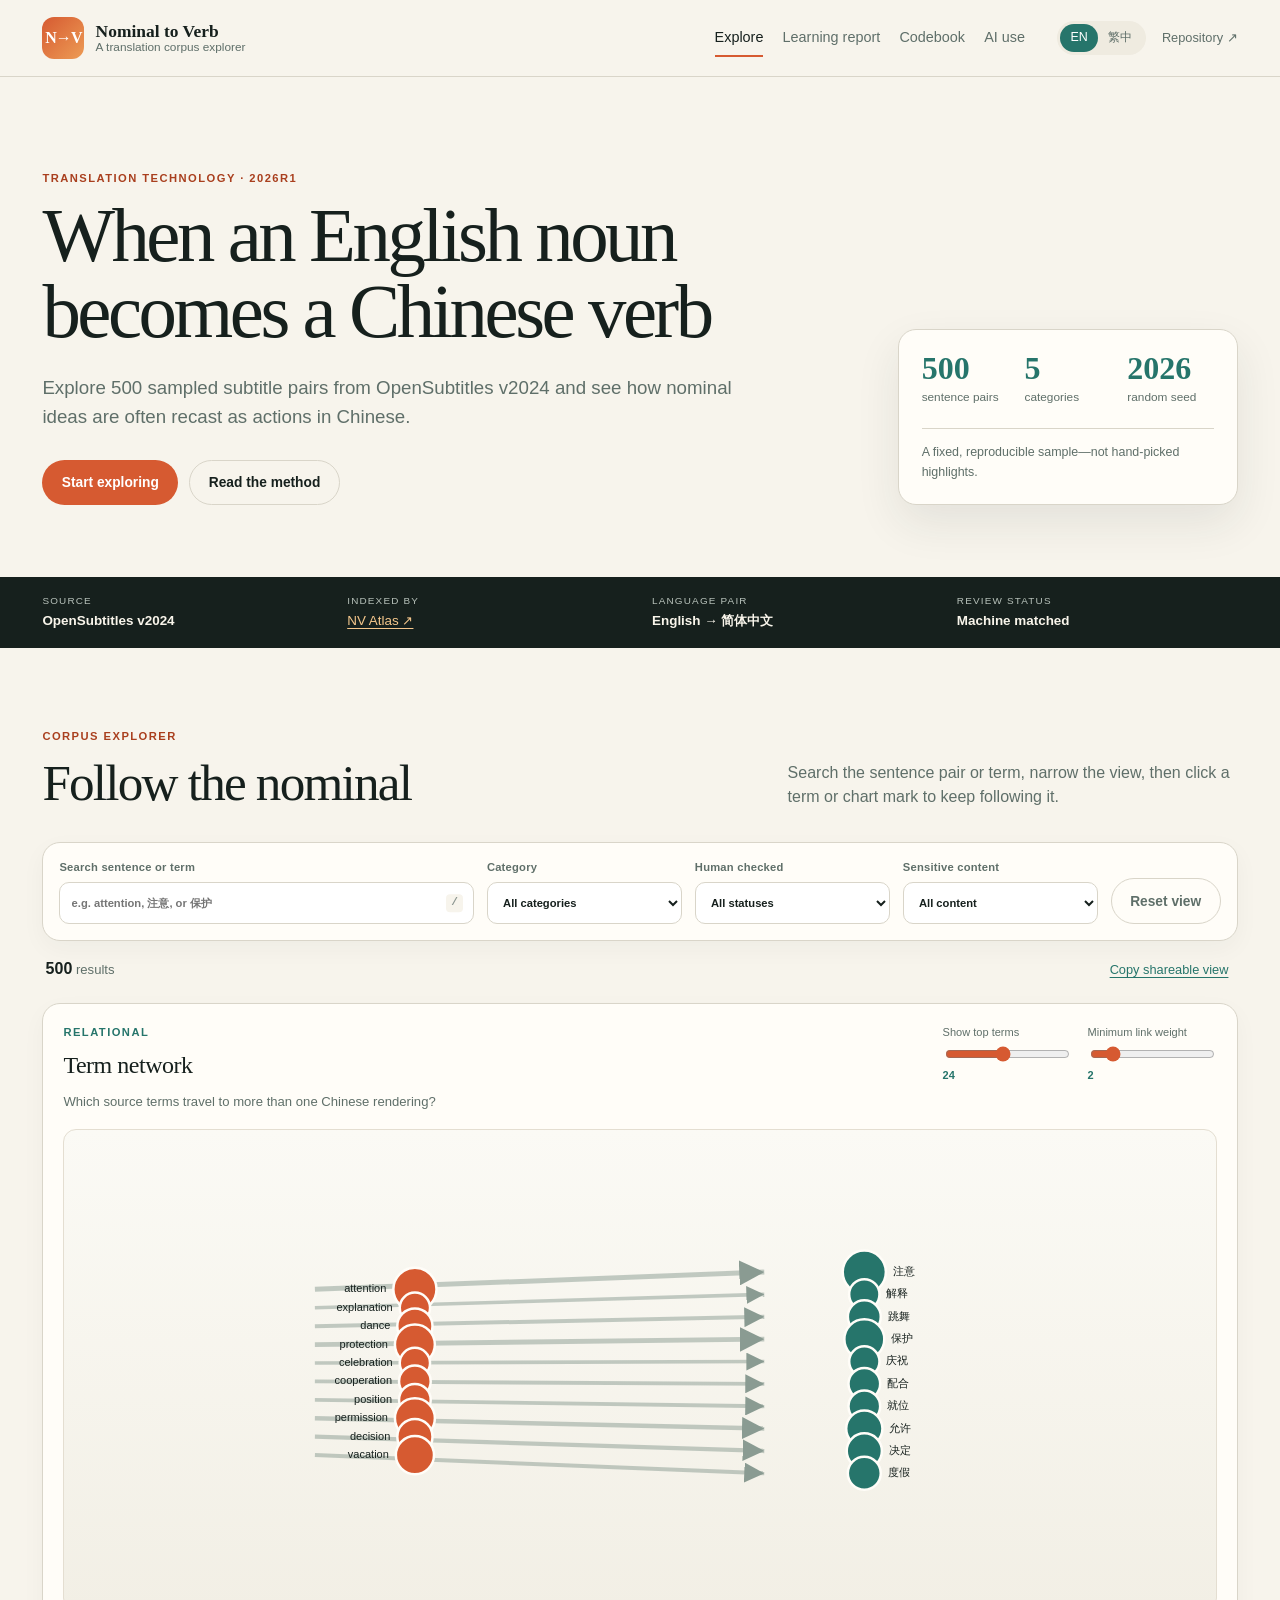
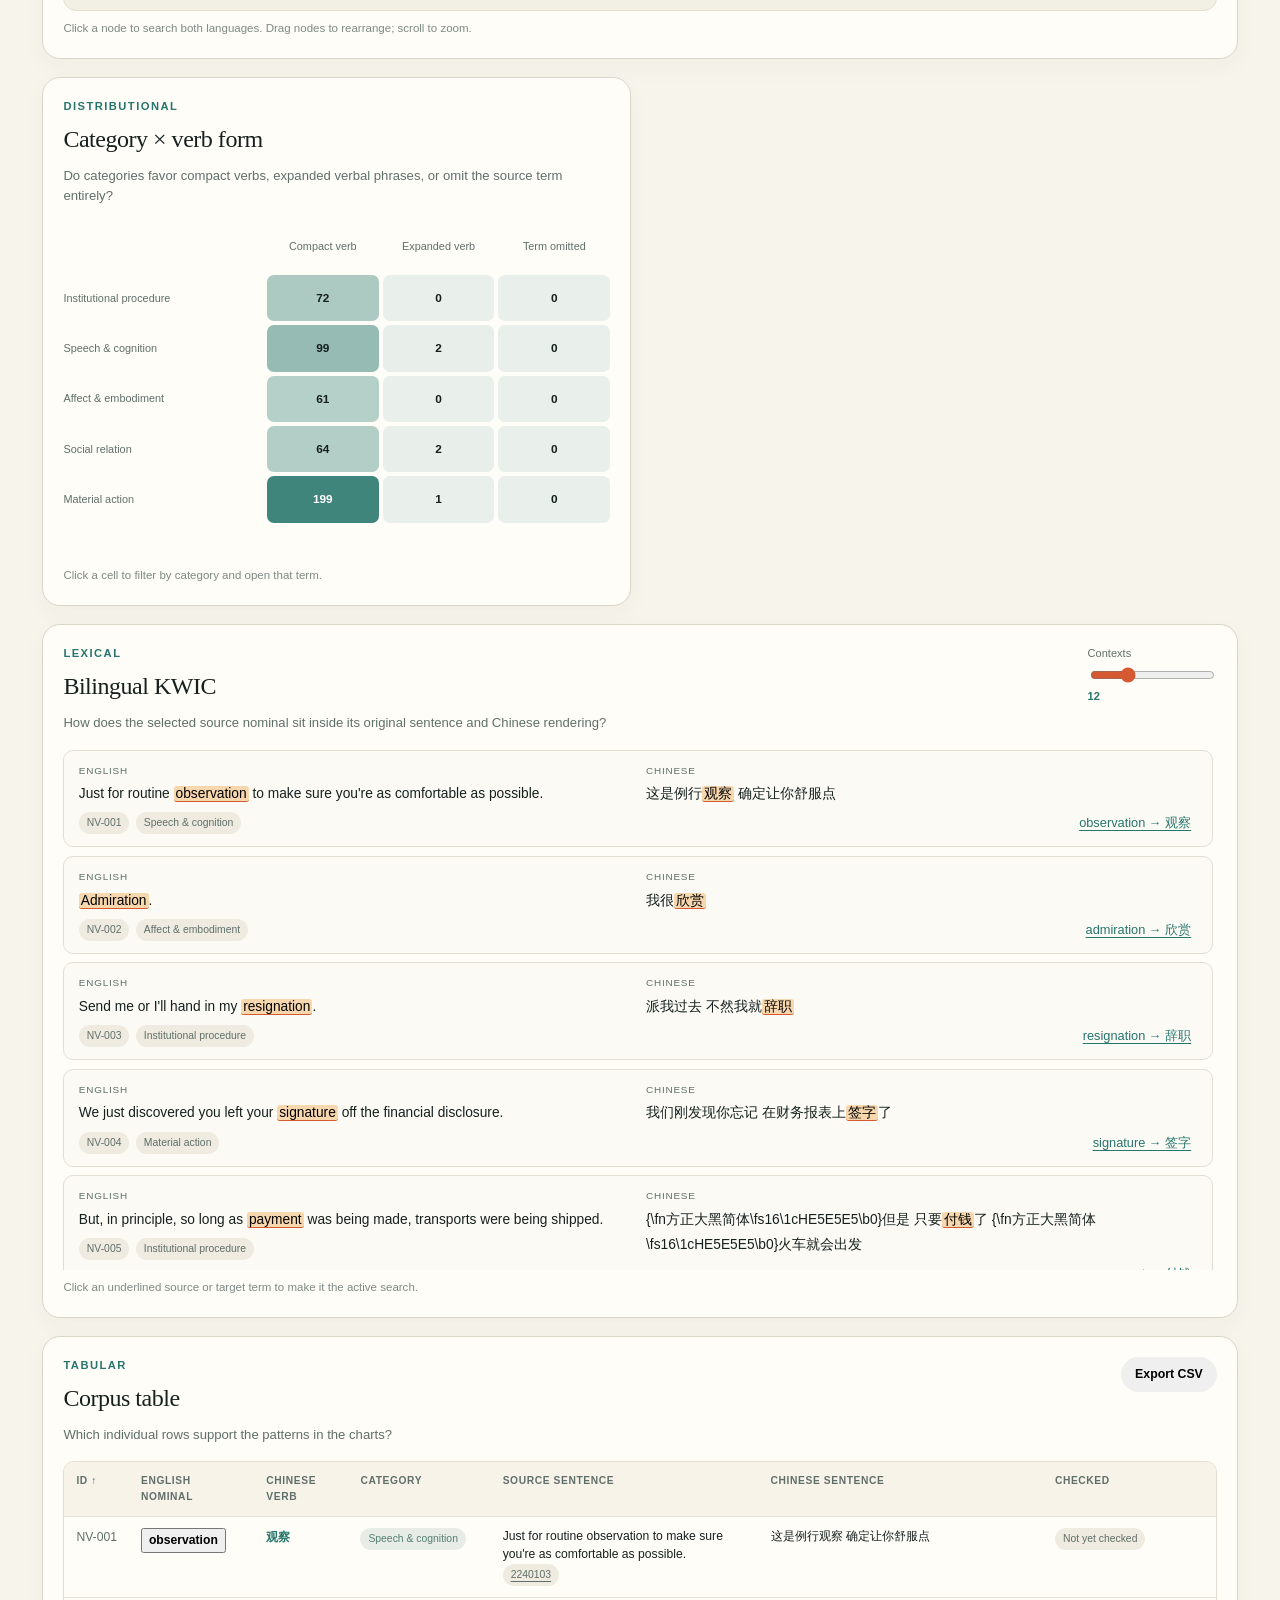
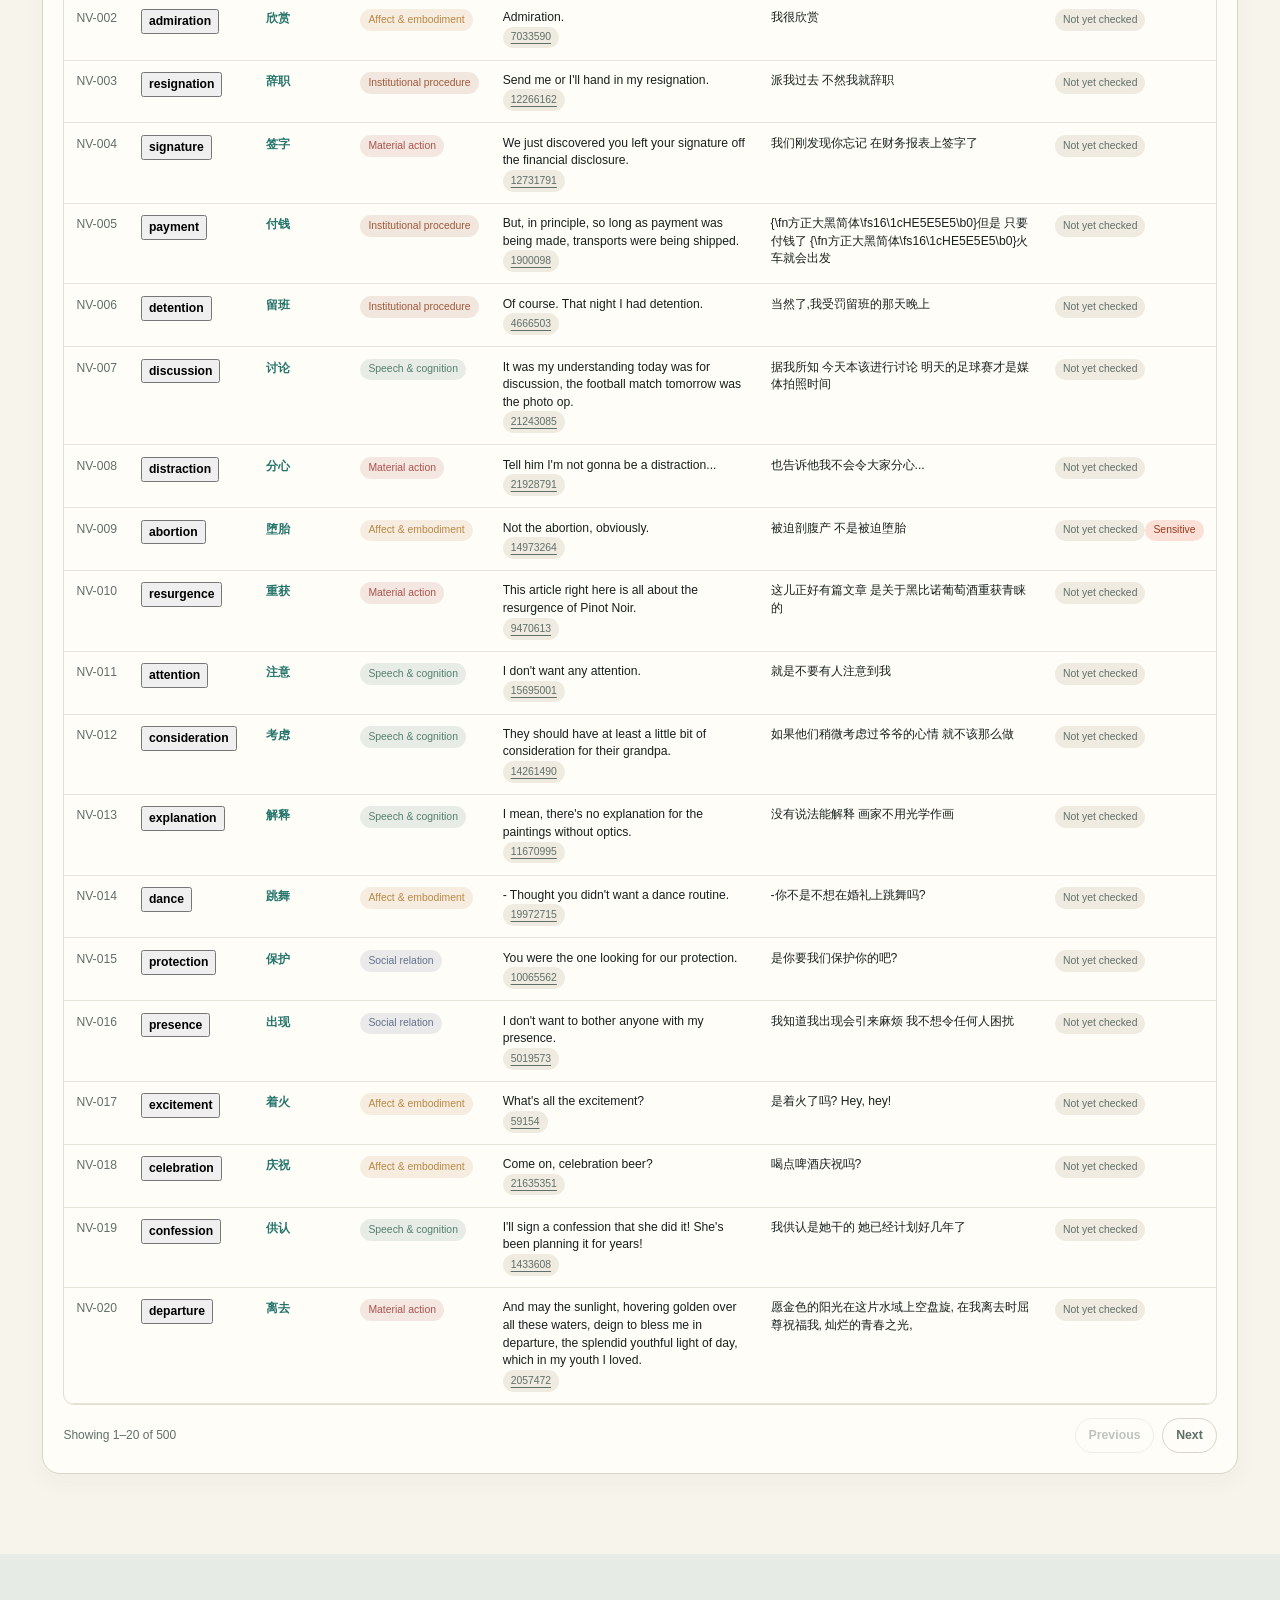
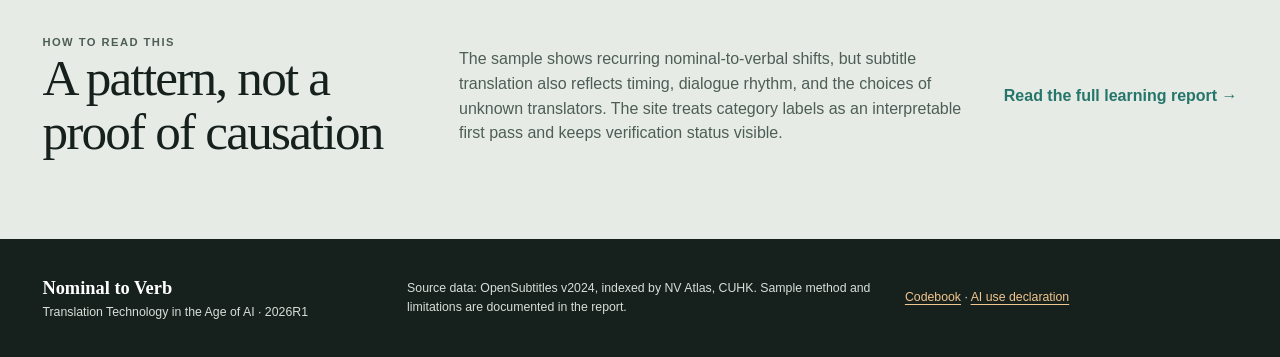
<file: index.html>
<!doctype html>
<html lang="en" data-lang="en">
<head>
  <meta charset="utf-8">
  <meta name="viewport" content="width=device-width, initial-scale=1">
  <meta name="description" content="A bilingual corpus explorer of English nominalizations rendered as Chinese verbs.">
  <title>Nominal to Verb | Translation Corpus Explorer</title>
  <link rel="stylesheet" href="css/styles.css">
</head>
<body>
  <a class="skip-link" href="#main">Skip to content</a>
  <header class="site-header">
    <div class="header-inner">
      <a class="brand" href="index.html" aria-label="Nominal to Verb home">
        <span class="brand-mark" aria-hidden="true">N→V</span>
        <span class="brand-copy">
          <strong data-i18n="brand">Nominal to Verb</strong>
          <span data-i18n="tagline">A translation corpus explorer</span>
        </span>
      </a>
      <nav class="main-nav" aria-label="Primary navigation">
        <a href="index.html" class="active" data-i18n="nav_explore">Explore</a>
        <a href="report.html" data-i18n="nav_report">Learning report</a>
        <a href="codebook.html" data-i18n="nav_codebook">Codebook</a>
        <a href="ai-use.html" data-i18n="nav_ai">AI use</a>
      </nav>
      <div class="header-actions">
        <div class="lang-switch" role="group" aria-label="Language">
          <button type="button" data-lang-switch="en" class="active">EN</button>
          <button type="button" data-lang-switch="zh">繁中</button>
        </div>
        <a class="repo-link" href="https://github.com/ZhaoTungLai/week-9" target="_blank" rel="noopener" data-i18n="repo">Repository ↗</a>
      </div>
    </div>
  </header>

  <main id="main">
    <section class="hero">
      <div class="hero-copy">
        <p class="eyebrow" data-i18n="eyebrow">Translation Technology · 2026R1</p>
        <h1 data-i18n="title">When an English noun becomes a Chinese verb</h1>
        <p class="hero-lead" data-i18n="lead">Explore 500 sampled subtitle pairs from OpenSubtitles v2024 and see how nominal ideas are often recast as actions in Chinese.</p>
        <div class="hero-actions">
          <a href="#explorer" class="button primary" data-i18n="start_exploring">Start exploring</a>
          <a href="report.html" class="button secondary" data-i18n="read_method">Read the method</a>
        </div>
      </div>
      <div class="hero-stat-card" aria-label="Corpus summary">
        <div class="stat"><strong id="hero-count">500</strong><span data-i18n="stat_entries">sentence pairs</span></div>
        <div class="stat"><strong id="hero-category-count">5</strong><span data-i18n="stat_categories">categories</span></div>
        <div class="stat"><strong id="hero-seed">2026</strong><span data-i18n="stat_seed">random seed</span></div>
        <p class="stat-note" data-i18n="stat_note">A fixed, reproducible sample—not hand-picked highlights.</p>
      </div>
    </section>

    <section class="context-strip">
      <div><span class="context-label" data-i18n="source_label">Source</span><strong>OpenSubtitles v2024</strong></div>
      <div><span class="context-label" data-i18n="index_label">Indexed by</span><a href="https://nvatlas.tra.cuhk.edu.hk/" target="_blank" rel="noopener">NV Atlas ↗</a></div>
      <div><span class="context-label" data-i18n="languages_label">Language pair</span><strong>English → 简体中文</strong></div>
      <div><span class="context-label" data-i18n="review_label">Review status</span><strong data-i18n="machine_matched">Machine matched</strong></div>
    </section>

    <section id="explorer" class="explorer section">
      <div class="section-heading">
        <div><p class="eyebrow" data-i18n="explore_eyebrow">Corpus explorer</p><h2 data-i18n="explore_title">Follow the nominal</h2></div>
        <p data-i18n="explore_intro">Search the sentence pair or term, narrow the view, then click a term or chart mark to keep following it.</p>
      </div>

      <div class="control-panel">
        <label class="search-field" for="search">
          <span data-i18n="search_label">Search sentence or term</span>
          <span class="search-wrap"><input id="search" type="search" autocomplete="off" placeholder="e.g. attention, 注意, or 保护"><kbd>/</kbd></span>
        </label>
        <label class="select-field" for="category-filter"><span data-i18n="category_label">Category</span><select id="category-filter"><option value="" data-i18n="all_categories">All categories</option></select></label>
        <label class="select-field" for="checked-filter"><span data-i18n="checked_label">Human checked</span><select id="checked-filter"><option value="" data-i18n="all_status">All statuses</option><option value="yes" data-i18n="checked_yes">Checked</option><option value="no" data-i18n="checked_no">Not yet checked</option></select></label>
        <label class="select-field" for="sensitive-filter"><span data-i18n="sensitive_label">Sensitive content</span><select id="sensitive-filter"><option value="" data-i18n="all_content">All content</option><option value="no" data-i18n="show_safe">Hide sensitive</option><option value="yes" data-i18n="show_sensitive">Sensitive only</option></select></label>
        <button type="button" id="clear-filters" class="button ghost" data-i18n="reset">Reset view</button>
      </div>

      <div class="filter-summary" aria-live="polite">
        <span><strong id="result-count">500</strong> <span data-i18n="results">results</span></span>
        <span id="active-filter-text" class="active-filter-text"></span>
        <button type="button" id="copy-view" class="link-button" data-i18n="copy_view">Copy shareable view</button>
      </div>

      <div class="viz-grid">
        <article class="viz-card viz-card-wide">
          <div class="viz-head">
            <div><p class="viz-kicker" data-i18n="viz_relational">Relational</p><h3 data-i18n="network_title">Term network</h3></div>
            <div class="viz-controls">
              <label><span data-i18n="top_terms">Show top terms</span><input id="network-limit" type="range" min="10" max="40" value="24" step="2"><output id="network-limit-value">24</output></label>
              <label><span data-i18n="min_weight">Minimum link weight</span><input id="network-weight" type="range" min="1" max="8" value="2" step="1"><output id="network-weight-value">2</output></label>
            </div>
          </div>
          <p class="caption" data-i18n="network_caption">Which source terms travel to more than one Chinese rendering?</p>
          <div id="network-chart" class="chart network-chart" role="img" aria-label="Interactive network graph of English source terms and Chinese target terms"></div>
          <p class="chart-hint" data-i18n="network_hint">Click a node to search both languages. Drag nodes to rearrange; scroll to zoom.</p>
        </article>

        <article class="viz-card">
          <div class="viz-head"><div><p class="viz-kicker" data-i18n="viz_distributional">Distributional</p><h3 data-i18n="heatmap_title">Category × strategy</h3></div></div>
          <p class="caption" data-i18n="heatmap_caption">Where do literal, alternative, and omitted renderings concentrate across the five categories?</p>
          <div id="heatmap-chart" class="chart heatmap-chart" role="img" aria-label="Interactive heat map of category by translation strategy"></div>
          <p class="chart-hint" data-i18n="heatmap_hint">Click a cell to filter by category and open that term.</p>
        </article>

        <article class="viz-card viz-card-wide">
          <div class="viz-head">
            <div><p class="viz-kicker" data-i18n="viz_lexical">Lexical</p><h3 data-i18n="kwic_title">Bilingual KWIC</h3></div>
            <div class="viz-controls"><label><span data-i18n="context_limit">Contexts</span><input id="kwic-limit" type="range" min="5" max="30" value="12" step="1"><output id="kwic-limit-value">12</output></label></div>
          </div>
          <p class="caption" data-i18n="kwic_caption">How does the selected source nominal sit inside its original sentence and Chinese rendering?</p>
          <div id="kwic-chart" class="chart kwic-chart" role="img" aria-label="Key word in context viewer"></div>
          <p class="chart-hint" data-i18n="kwic_hint">Click an underlined source or target term to make it the active search.</p>
        </article>

        <article class="viz-card viz-card-wide">
          <div class="viz-head">
            <div><p class="viz-kicker" data-i18n="viz_tabular">Tabular</p><h3 data-i18n="table_title">Corpus table</h3></div>
            <div class="viz-controls"><button type="button" id="export-csv" class="button small" data-i18n="export_csv">Export CSV</button></div>
          </div>
          <p class="caption" data-i18n="table_caption">Which individual rows support the patterns in the charts?</p>
          <div class="table-wrap">
            <table id="corpus-table">
              <thead><tr>
                <th><button type="button" data-sort="id" data-i18n="col_id">ID</button></th>
                <th><button type="button" data-sort="key_term" data-i18n="col_term">English nominal</button></th>
                <th><button type="button" data-sort="target_term" data-i18n="col_target">Chinese verb</button></th>
                <th><button type="button" data-sort="category" data-i18n="col_category">Category</button></th>
                <th><button type="button" data-sort="source_text" data-i18n="col_source">Source sentence</button></th>
                <th><button type="button" data-sort="target_text" data-i18n="col_translation">Chinese sentence</button></th>
                <th><button type="button" data-sort="human_checked" data-i18n="col_checked">Checked</button></th>
              </tr></thead>
              <tbody id="table-body"></tbody>
            </table>
          </div>
          <div class="table-footer"><span id="table-range"></span><div class="pager"><button type="button" id="prev-page" class="button small ghost" data-i18n="previous">Previous</button><button type="button" id="next-page" class="button small ghost" data-i18n="next">Next</button></div></div>
        </article>
      </div>
    </section>

    <section class="section reading-note">
      <div>
        <p class="eyebrow" data-i18n="reading_eyebrow">How to read this</p>
        <h2 data-i18n="reading_title">A pattern, not a proof of causation</h2>
      </div>
      <p data-i18n="reading_body">The sample shows recurring nominal-to-verbal shifts, but subtitle translation also reflects timing, dialogue rhythm, and the choices of unknown translators. The site treats category labels as an interpretable first pass and keeps verification status visible.</p>
      <a href="report.html" class="text-link" data-i18n="read_full_report">Read the full learning report →</a>
    </section>
  </main>

  <footer class="site-footer">
    <div><strong>Nominal to Verb</strong><span data-i18n="footer_course">Translation Technology in the Age of AI · 2026R1</span></div>
    <p data-i18n="footer_credit">Source data: OpenSubtitles v2024, indexed by NV Atlas, CUHK. Sample method and limitations are documented in the report.</p>
    <p><a href="codebook.html" data-i18n="footer_codebook">Codebook</a> · <a href="ai-use.html" data-i18n="footer_ai">AI use declaration</a></p>
  </footer>
  <div id="toast" class="toast" role="status" aria-live="polite"></div>
  <script src="js/i18n.js"></script>
  <script src="js/app.js"></script>
</body>
</html>
</file>
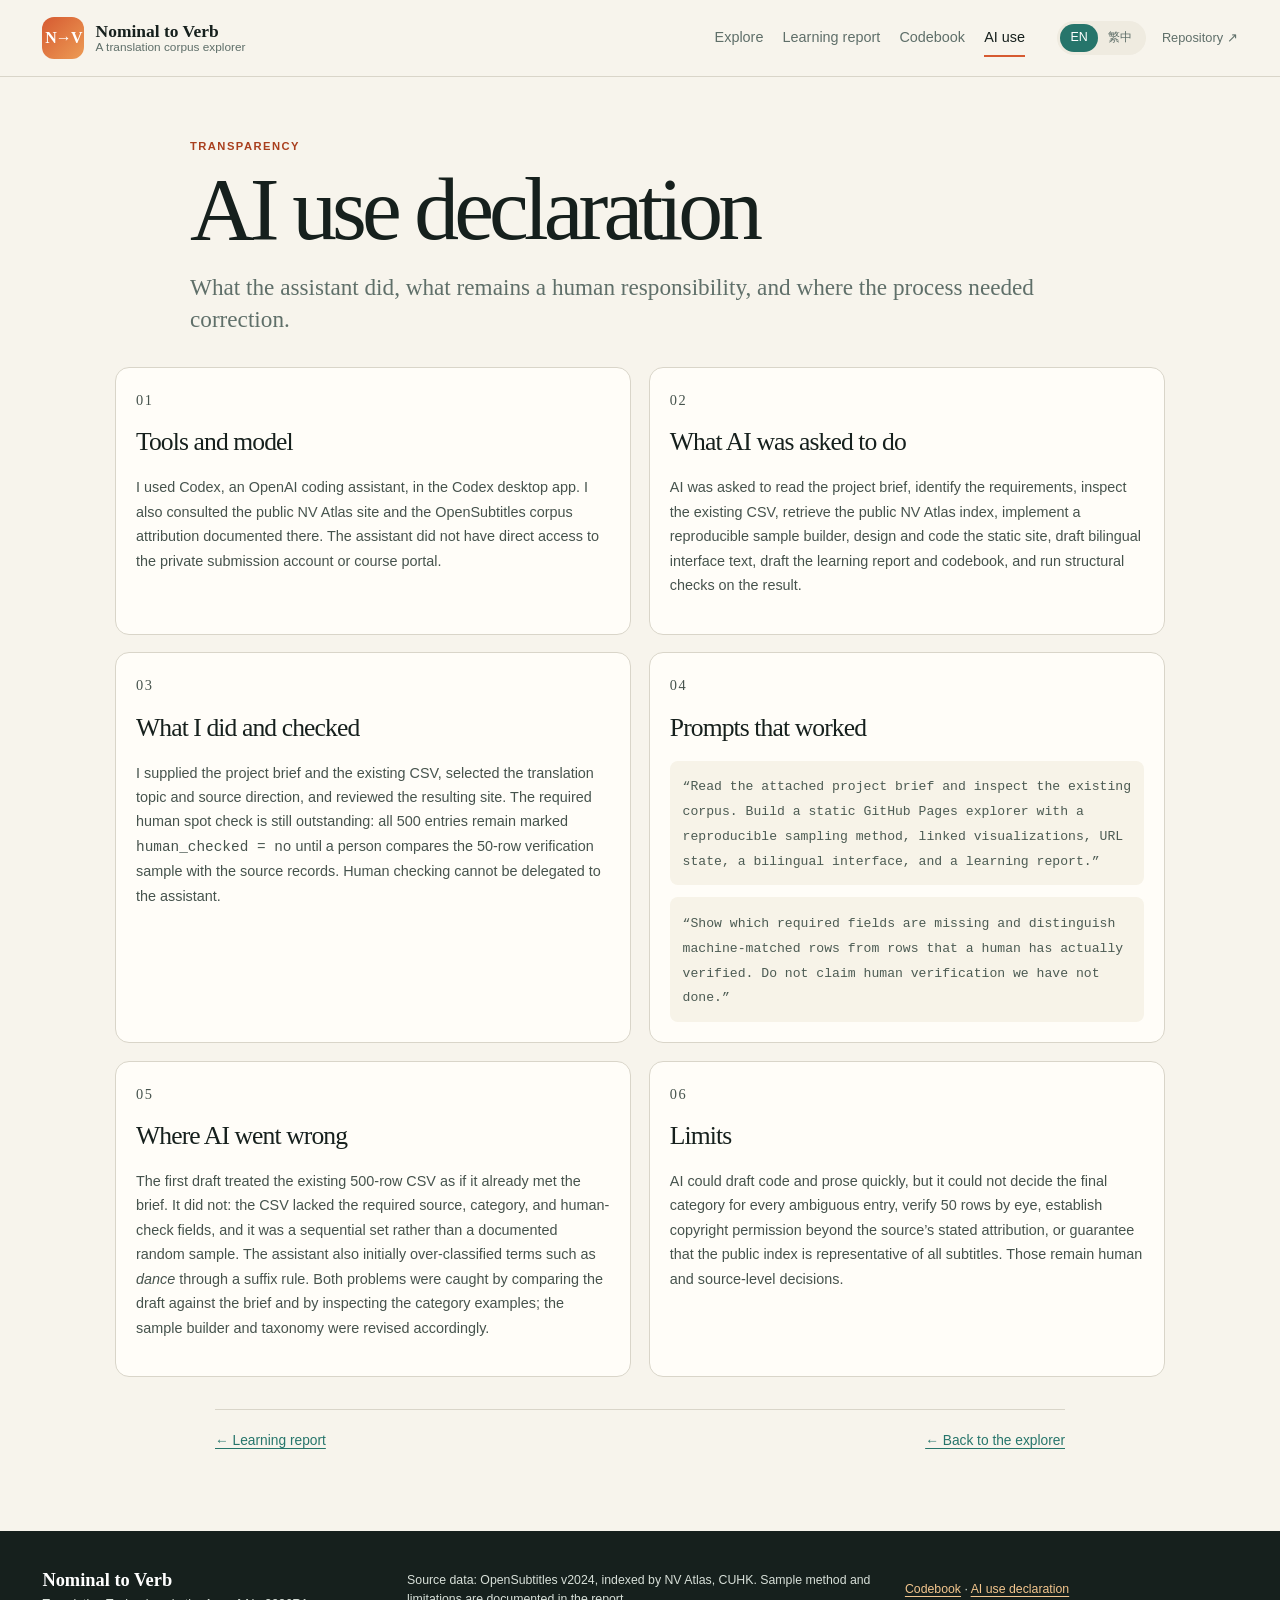
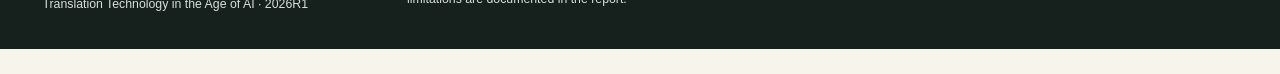
<file: ai-use.html>
<!doctype html>
<html lang="en" data-lang="en">
<head>
  <meta charset="utf-8">
  <meta name="viewport" content="width=device-width, initial-scale=1">
  <title>AI Use Declaration | Nominal to Verb</title>
  <link rel="stylesheet" href="css/styles.css">
  <link rel="stylesheet" href="css/pages.css">
</head>
<body>
  <a class="skip-link" href="#main">Skip to content</a>
  <header class="site-header">
    <div class="header-inner">
      <a class="brand" href="index.html"><span class="brand-mark">N→V</span><span class="brand-copy"><strong data-i18n="brand">Nominal to Verb</strong><span data-i18n="tagline">A translation corpus explorer</span></span></a>
      <nav class="main-nav" aria-label="Primary navigation"><a href="index.html" data-i18n="nav_explore">Explore</a><a href="report.html" data-i18n="nav_report">Learning report</a><a href="codebook.html" data-i18n="nav_codebook">Codebook</a><a href="ai-use.html" class="active" data-i18n="nav_ai">AI use</a></nav>
      <div class="header-actions"><div class="lang-switch" role="group" aria-label="Language"><button type="button" data-lang-switch="en" class="active">EN</button><button type="button" data-lang-switch="zh">繁中</button></div><a class="repo-link" href="https://github.com/ZhaoTungLai/week-9" target="_blank" rel="noopener" data-i18n="repo">Repository ↗</a></div>
    </div>
  </header>
  <main id="main" class="page-shell">
    <header class="page-intro compact-intro"><p class="eyebrow" data-i18n="ai_eyebrow">Transparency</p><h1 data-i18n="ai_title">AI use declaration</h1><p class="lede" data-i18n="ai_lede">What the assistant did, what remains a human responsibility, and where the process needed correction.</p></header>
    <article class="longform declaration-grid">
      <section><p class="section-number">01</p><h2 data-i18n="ai_tools_title">Tools and model</h2><p data-i18n="ai_tools_p">I used Codex, an OpenAI coding assistant, in the Codex desktop app. I also consulted the public NV Atlas site and the OpenSubtitles corpus attribution documented there. The assistant did not have direct access to the private submission account or course portal.</p></section>
      <section><p class="section-number">02</p><h2 data-i18n="ai_tasks_title">What AI was asked to do</h2><p data-i18n="ai_tasks_p">AI was asked to read the project brief, identify the requirements, inspect the existing CSV, retrieve the public NV Atlas index, implement a reproducible sample builder, design and code the static site, draft bilingual interface text, draft the learning report and codebook, and run structural checks on the result.</p></section>
      <section><p class="section-number">03</p><h2 data-i18n="ai_human_title">What I did and checked</h2><p data-i18n="ai_human_p">I supplied the project brief and the existing CSV, selected the translation topic and source direction, and reviewed the resulting site. The required human spot check is still outstanding: all 500 entries remain marked <code>human_checked = no</code> until a person compares the 50-row verification sample with the source records. Human checking cannot be delegated to the assistant.</p></section>
      <section><p class="section-number">04</p><h2 data-i18n="ai_prompt_title">Prompts that worked</h2><div class="prompt-card"><code>“Read the attached project brief and inspect the existing corpus. Build a static GitHub Pages explorer with a reproducible sampling method, linked visualizations, URL state, a bilingual interface, and a learning report.”</code></div><div class="prompt-card"><code>“Show which required fields are missing and distinguish machine-matched rows from rows that a human has actually verified. Do not claim human verification we have not done.”</code></div></section>
      <section><p class="section-number">05</p><h2 data-i18n="ai_wrong_title">Where AI went wrong</h2><p data-i18n="ai_wrong_p">The first draft treated the existing 500-row CSV as if it already met the brief. It did not: the CSV lacked the required source, category, and human-check fields, and it was a sequential set rather than a documented random sample. The assistant also initially over-classified terms such as <em>dance</em> through a suffix rule. Both problems were caught by comparing the draft against the brief and by inspecting the category examples; the sample builder and taxonomy were revised accordingly.</p></section>
      <section><p class="section-number">06</p><h2 data-i18n="ai_limits_title">Limits</h2><p data-i18n="ai_limits_p">AI could draft code and prose quickly, but it could not decide the final category for every ambiguous entry, verify 50 rows by eye, establish copyright permission beyond the source’s stated attribution, or guarantee that the public index is representative of all subtitles. Those remain human and source-level decisions.</p></section>
    </article>
    <nav class="page-next" aria-label="Related pages"><a href="report.html" data-i18n="back_report">← Learning report</a><a href="index.html" data-i18n="back_explore">Explore the corpus →</a></nav>
  </main>
  <footer class="site-footer"><div><strong>Nominal to Verb</strong><span data-i18n="footer_course">Translation Technology in the Age of AI · 2026R1</span></div><p data-i18n="footer_credit">Source data: OpenSubtitles v2024, indexed by NV Atlas, CUHK. Sample method and limitations are documented in the report.</p><p><a href="codebook.html" data-i18n="footer_codebook">Codebook</a> · <a href="ai-use.html" data-i18n="footer_ai">AI use declaration</a></p></footer>
  <script src="js/i18n.js"></script><script src="js/pages.js"></script>
</body>
</html>
</file>
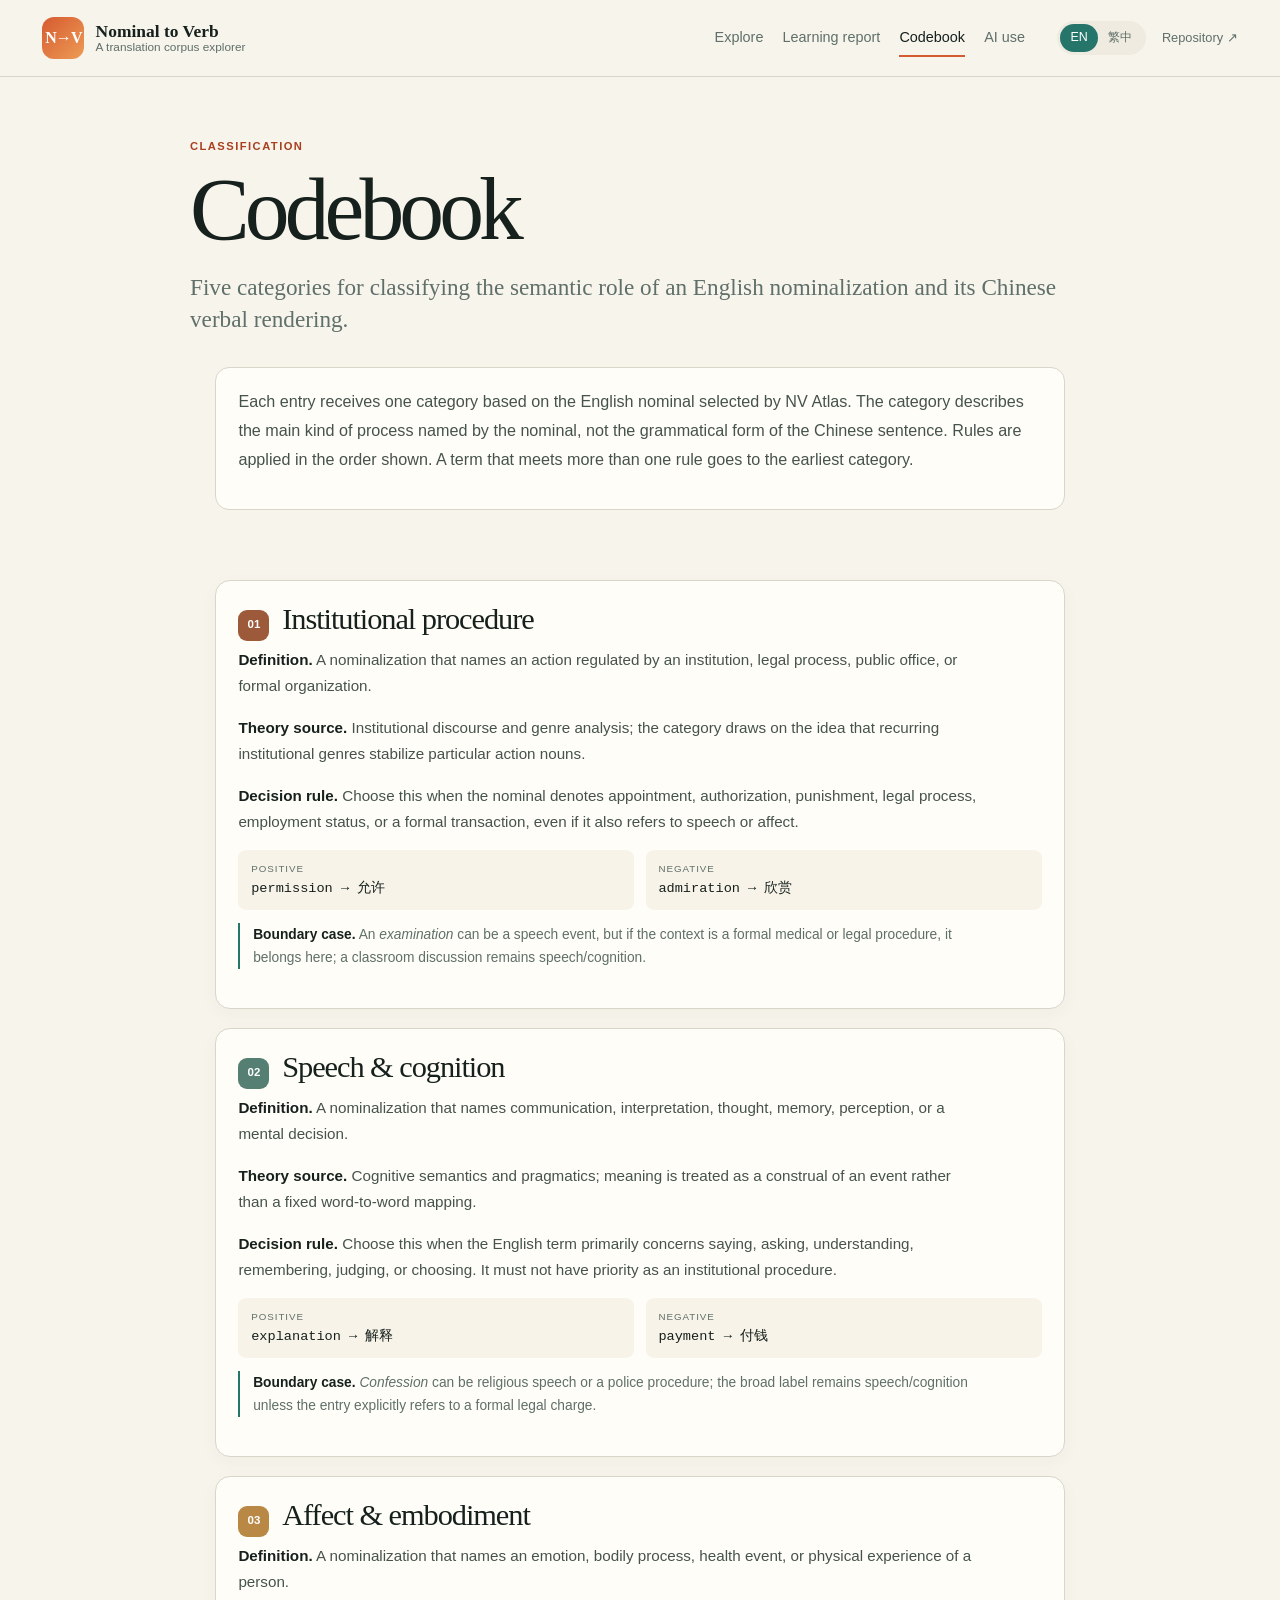
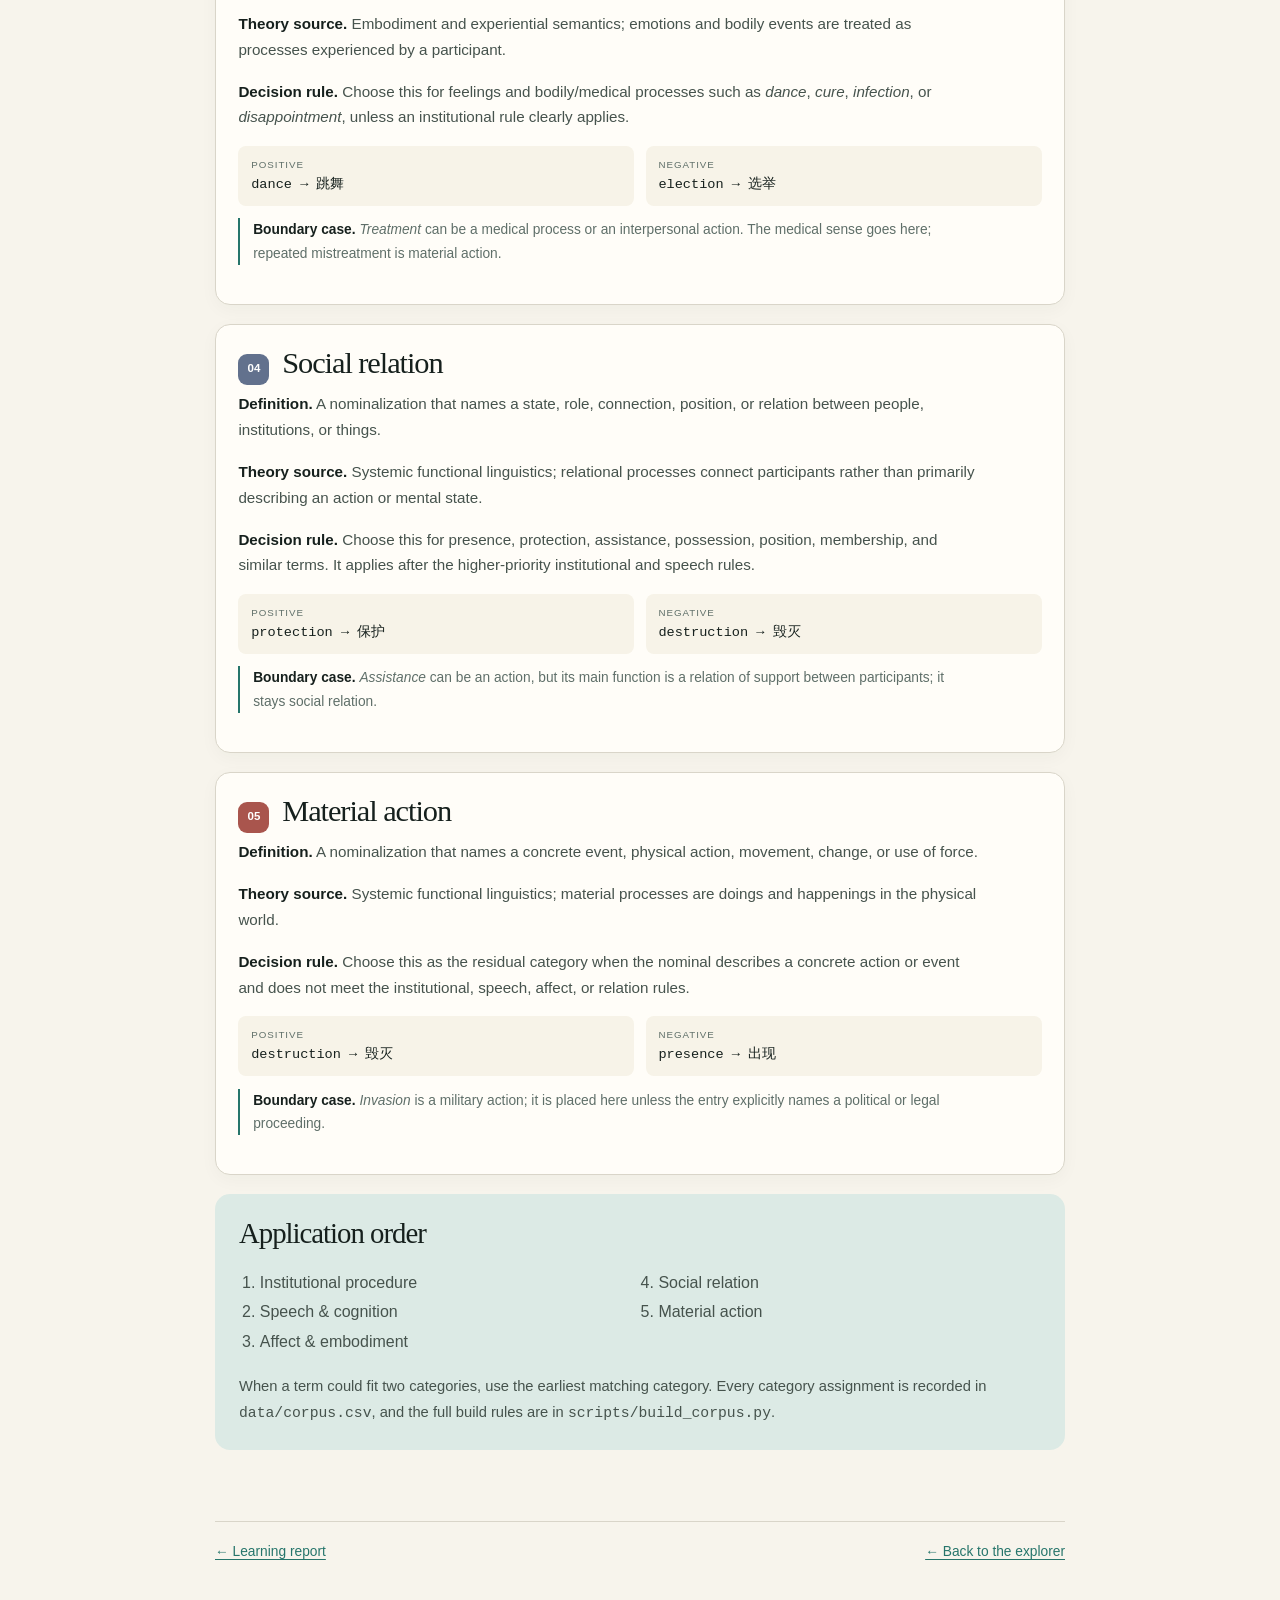
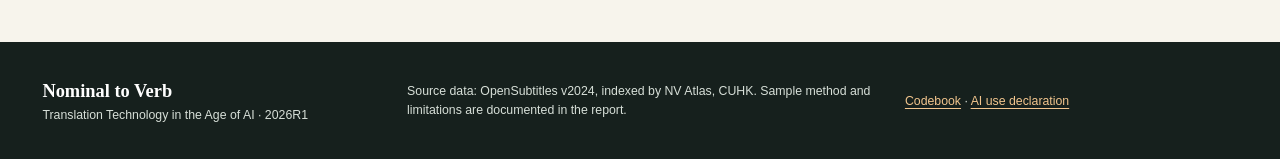
<file: codebook.html>
<!doctype html>
<html lang="en" data-lang="en">
<head>
  <meta charset="utf-8">
  <meta name="viewport" content="width=device-width, initial-scale=1">
  <title>Codebook | Nominal to Verb</title>
  <link rel="stylesheet" href="css/styles.css">
  <link rel="stylesheet" href="css/pages.css">
</head>
<body>
  <a class="skip-link" href="#main">Skip to content</a>
  <header class="site-header">
    <div class="header-inner">
      <a class="brand" href="index.html"><span class="brand-mark">N→V</span><span class="brand-copy"><strong data-i18n="brand">Nominal to Verb</strong><span data-i18n="tagline">A translation corpus explorer</span></span></a>
      <nav class="main-nav" aria-label="Primary navigation"><a href="index.html" data-i18n="nav_explore">Explore</a><a href="report.html" data-i18n="nav_report">Learning report</a><a href="codebook.html" class="active" data-i18n="nav_codebook">Codebook</a><a href="ai-use.html" data-i18n="nav_ai">AI use</a></nav>
      <div class="header-actions"><div class="lang-switch" role="group" aria-label="Language"><button type="button" data-lang-switch="en" class="active">EN</button><button type="button" data-lang-switch="zh">繁中</button></div><a class="repo-link" href="https://github.com/ZhaoTungLai/week-9" target="_blank" rel="noopener" data-i18n="repo">Repository ↗</a></div>
    </div>
  </header>
  <main id="main" class="page-shell">
    <header class="page-intro compact-intro"><p class="eyebrow" data-i18n="codebook_eyebrow">Classification</p><h1 data-i18n="codebook_title">Codebook</h1><p class="lede" data-i18n="codebook_lede">Five categories for classifying the semantic role of an English nominalization and its Chinese verbal rendering.</p></header>
    <article class="longform">
      <section class="intro-section"><p data-i18n="codebook_intro">Each entry receives one category based on the English nominal selected by NV Atlas. The category describes the main kind of process named by the nominal, not the grammatical form of the Chinese sentence. Rules are applied in the order shown. A term that meets more than one rule goes to the earliest category.</p></section>
      <section class="category-card" id="institutional">
        <div class="category-top"><span class="category-chip institutional">01</span><h2 data-i18n="cat_inst_title">Institutional procedure</h2></div>
        <p><strong data-i18n="definition_label">Definition.</strong> <span data-i18n="cat_inst_def">A nominalization that names an action regulated by an institution, legal process, public office, or formal organization.</span></p>
        <p><strong data-i18n="theory_label">Theory source.</strong> <span data-i18n="cat_inst_theory">Institutional discourse and genre analysis; the category draws on the idea that recurring institutional genres stabilize particular action nouns.</span></p>
        <p><strong data-i18n="rule_label">Decision rule.</strong> <span data-i18n="cat_inst_rule">Choose this when the nominal denotes appointment, authorization, punishment, legal process, employment status, or a formal transaction, even if it also refers to speech or affect.</span></p>
        <div class="example-pair"><div><span class="example-label" data-i18n="positive_label">Positive</span><code>permission → 允许</code></div><div><span class="example-label" data-i18n="negative_label">Negative</span><code>admiration → 欣赏</code></div></div>
        <p class="boundary"><strong data-i18n="boundary_label">Boundary case.</strong> <span data-i18n="cat_inst_boundary">An <em>examination</em> can be a speech event, but if the context is a formal medical or legal procedure, it belongs here; a classroom discussion remains speech/cognition.</span></p>
      </section>
      <section class="category-card" id="speech">
        <div class="category-top"><span class="category-chip speech">02</span><h2 data-i18n="cat_speech_title">Speech & cognition</h2></div>
        <p><strong data-i18n="definition_label">Definition.</strong> <span data-i18n="cat_speech_def">A nominalization that names communication, interpretation, thought, memory, perception, or a mental decision.</span></p>
        <p><strong data-i18n="theory_label">Theory source.</strong> <span data-i18n="cat_speech_theory">Cognitive semantics and pragmatics; meaning is treated as a construal of an event rather than a fixed word-to-word mapping.</span></p>
        <p><strong data-i18n="rule_label">Decision rule.</strong> <span data-i18n="cat_speech_rule">Choose this when the English term primarily concerns saying, asking, understanding, remembering, judging, or choosing. It must not have priority as an institutional procedure.</span></p>
        <div class="example-pair"><div><span class="example-label" data-i18n="positive_label">Positive</span><code>explanation → 解释</code></div><div><span class="example-label" data-i18n="negative_label">Negative</span><code>payment → 付钱</code></div></div>
        <p class="boundary"><strong data-i18n="boundary_label">Boundary case.</strong> <span data-i18n="cat_speech_boundary"><em>Confession</em> can be religious speech or a police procedure; the broad label remains speech/cognition unless the entry explicitly refers to a formal legal charge.</span></p>
      </section>
      <section class="category-card" id="affect">
        <div class="category-top"><span class="category-chip affect">03</span><h2 data-i18n="cat_affect_title">Affect & embodiment</h2></div>
        <p><strong data-i18n="definition_label">Definition.</strong> <span data-i18n="cat_affect_def">A nominalization that names an emotion, bodily process, health event, or physical experience of a person.</span></p>
        <p><strong data-i18n="theory_label">Theory source.</strong> <span data-i18n="cat_affect_theory">Embodiment and experiential semantics; emotions and bodily events are treated as processes experienced by a participant.</span></p>
        <p><strong data-i18n="rule_label">Decision rule.</strong> <span data-i18n="cat_affect_rule">Choose this for feelings and bodily/medical processes such as <em>dance</em>, <em>cure</em>, <em>infection</em>, or <em>disappointment</em>, unless an institutional rule clearly applies.</span></p>
        <div class="example-pair"><div><span class="example-label" data-i18n="positive_label">Positive</span><code>dance → 跳舞</code></div><div><span class="example-label" data-i18n="negative_label">Negative</span><code>election → 选举</code></div></div>
        <p class="boundary"><strong data-i18n="boundary_label">Boundary case.</strong> <span data-i18n="cat_affect_boundary"><em>Treatment</em> can be a medical process or an interpersonal action. The medical sense goes here; repeated mistreatment is material action.</span></p>
      </section>
      <section class="category-card" id="relation">
        <div class="category-top"><span class="category-chip relation">04</span><h2 data-i18n="cat_relation_title">Social relation</h2></div>
        <p><strong data-i18n="definition_label">Definition.</strong> <span data-i18n="cat_relation_def">A nominalization that names a state, role, connection, position, or relation between people, institutions, or things.</span></p>
        <p><strong data-i18n="theory_label">Theory source.</strong> <span data-i18n="cat_relation_theory">Systemic functional linguistics; relational processes connect participants rather than primarily describing an action or mental state.</span></p>
        <p><strong data-i18n="rule_label">Decision rule.</strong> <span data-i18n="cat_relation_rule">Choose this for presence, protection, assistance, possession, position, membership, and similar terms. It applies after the higher-priority institutional and speech rules.</span></p>
        <div class="example-pair"><div><span class="example-label" data-i18n="positive_label">Positive</span><code>protection → 保护</code></div><div><span class="example-label" data-i18n="negative_label">Negative</span><code>destruction → 毁灭</code></div></div>
        <p class="boundary"><strong data-i18n="boundary_label">Boundary case.</strong> <span data-i18n="cat_relation_boundary"><em>Assistance</em> can be an action, but its main function is a relation of support between participants; it stays social relation.</span></p>
      </section>
      <section class="category-card" id="material">
        <div class="category-top"><span class="category-chip material">05</span><h2 data-i18n="cat_material_title">Material action</h2></div>
        <p><strong data-i18n="definition_label">Definition.</strong> <span data-i18n="cat_material_def">A nominalization that names a concrete event, physical action, movement, change, or use of force.</span></p>
        <p><strong data-i18n="theory_label">Theory source.</strong> <span data-i18n="cat_material_theory">Systemic functional linguistics; material processes are doings and happenings in the physical world.</span></p>
        <p><strong data-i18n="rule_label">Decision rule.</strong> <span data-i18n="cat_material_rule">Choose this as the residual category when the nominal describes a concrete action or event and does not meet the institutional, speech, affect, or relation rules.</span></p>
        <div class="example-pair"><div><span class="example-label" data-i18n="positive_label">Positive</span><code>destruction → 毁灭</code></div><div><span class="example-label" data-i18n="negative_label">Negative</span><code>presence → 出现</code></div></div>
        <p class="boundary"><strong data-i18n="boundary_label">Boundary case.</strong> <span data-i18n="cat_material_boundary"><em>Invasion</em> is a military action; it is placed here unless the entry explicitly names a political or legal proceeding.</span></p>
      </section>
      <section class="rule-summary"><h2 data-i18n="rule_summary_title">Application order</h2><ol><li data-i18n="order_inst">Institutional procedure</li><li data-i18n="order_speech">Speech & cognition</li><li data-i18n="order_affect">Affect & embodiment</li><li data-i18n="order_relation">Social relation</li><li data-i18n="order_material">Material action</li></ol><p data-i18n="rule_summary_body">When a term could fit two categories, use the earliest matching category. Every category assignment is recorded in <code>data/corpus.csv</code>, and the full build rules are in <code>scripts/build_corpus.py</code>.</p></section>
    </article>
    <nav class="page-next" aria-label="Related pages"><a href="report.html" data-i18n="back_report">← Learning report</a><a href="index.html" data-i18n="back_explore">Explore the corpus →</a></nav>
  </main>
  <footer class="site-footer"><div><strong>Nominal to Verb</strong><span data-i18n="footer_course">Translation Technology in the Age of AI · 2026R1</span></div><p data-i18n="footer_credit">Source data: OpenSubtitles v2024, indexed by NV Atlas, CUHK. Sample method and limitations are documented in the report.</p><p><a href="codebook.html" data-i18n="footer_codebook">Codebook</a> · <a href="ai-use.html" data-i18n="footer_ai">AI use declaration</a></p></footer>
  <script src="js/i18n.js"></script><script src="js/pages.js"></script>
</body>
</html>
</file>
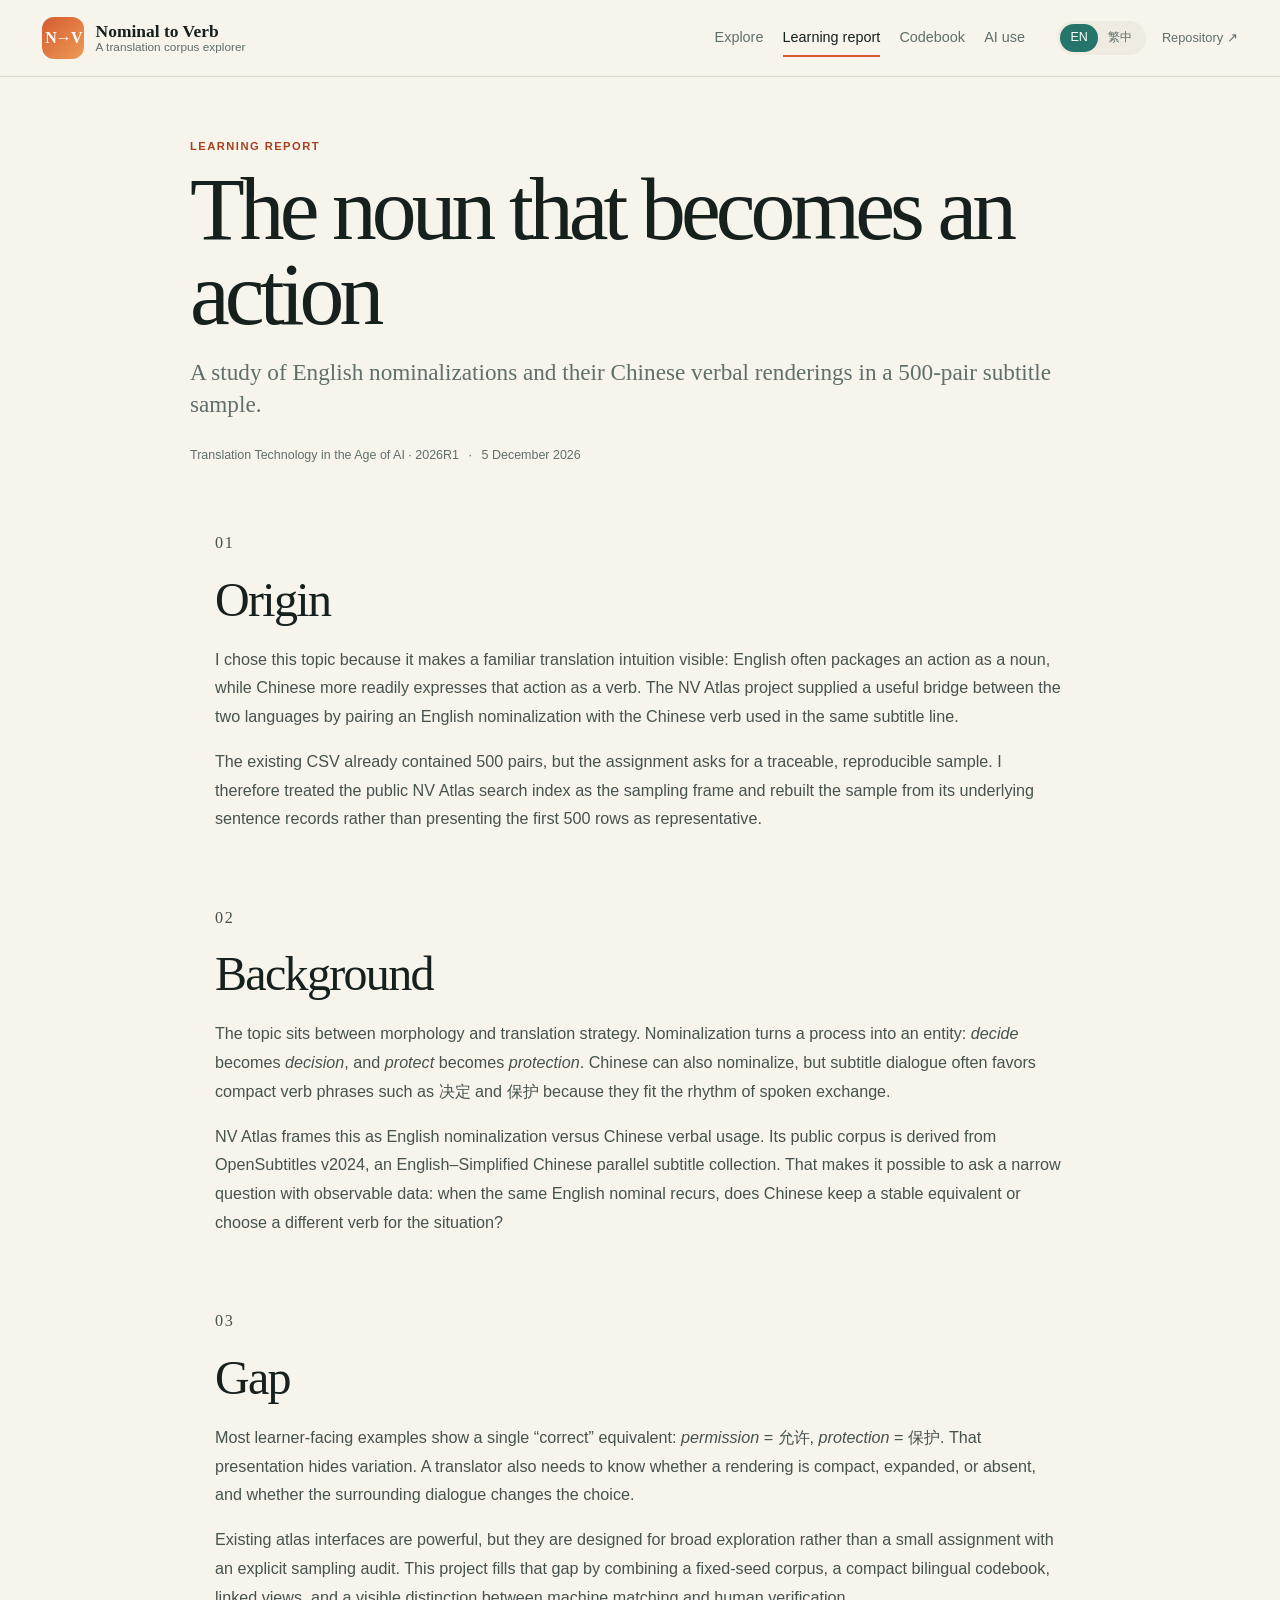
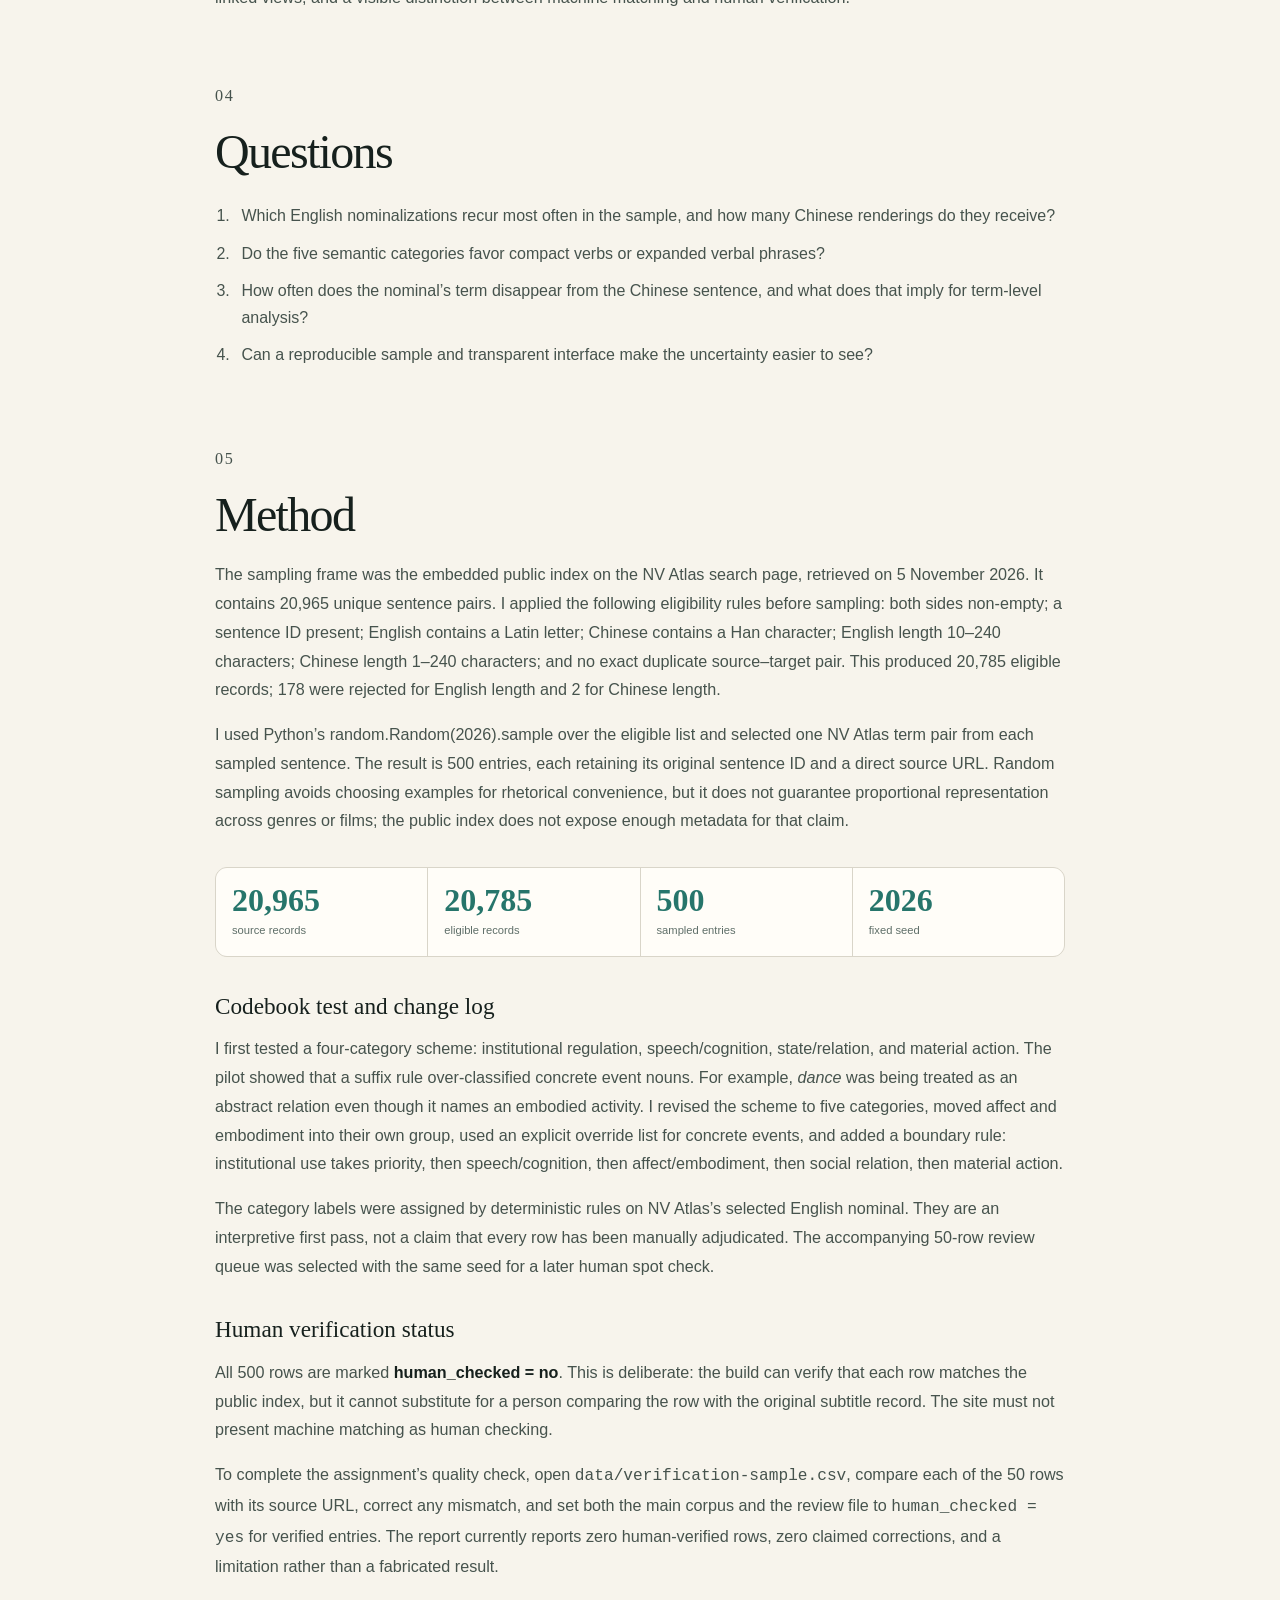
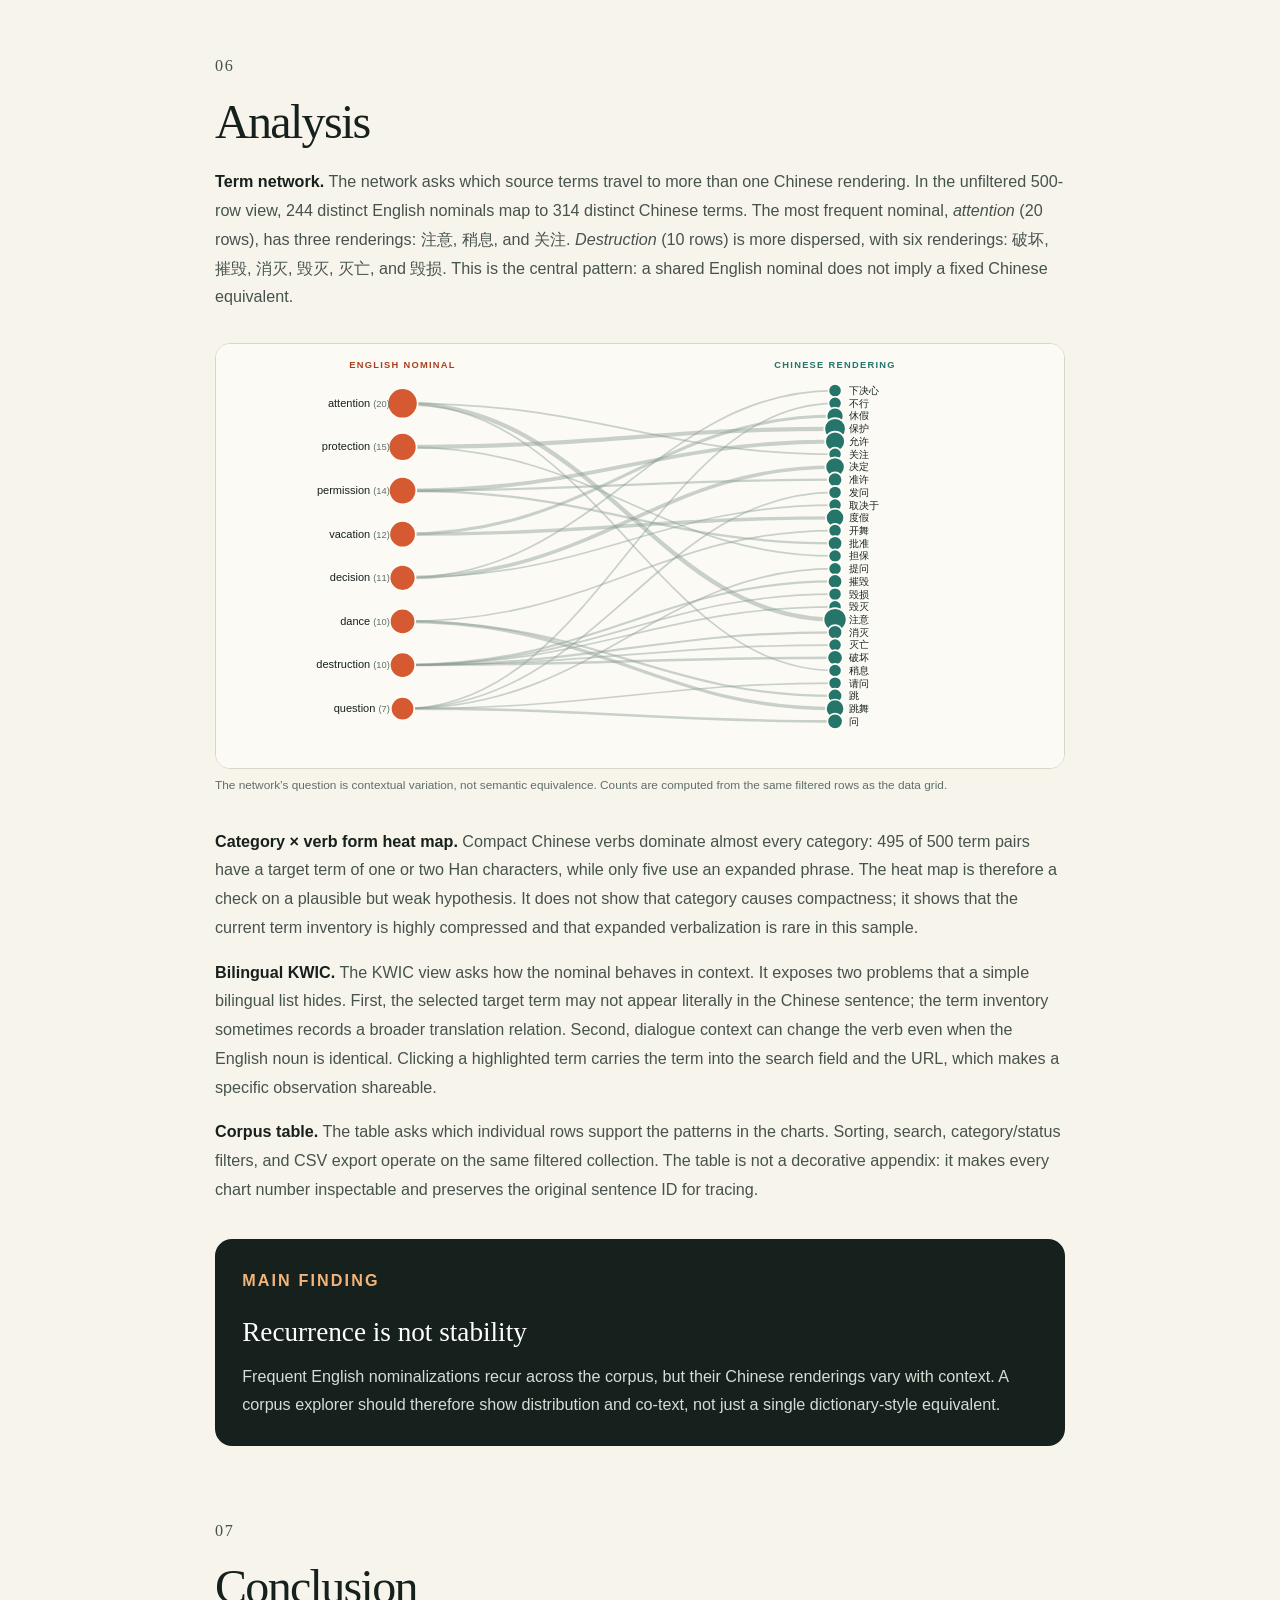
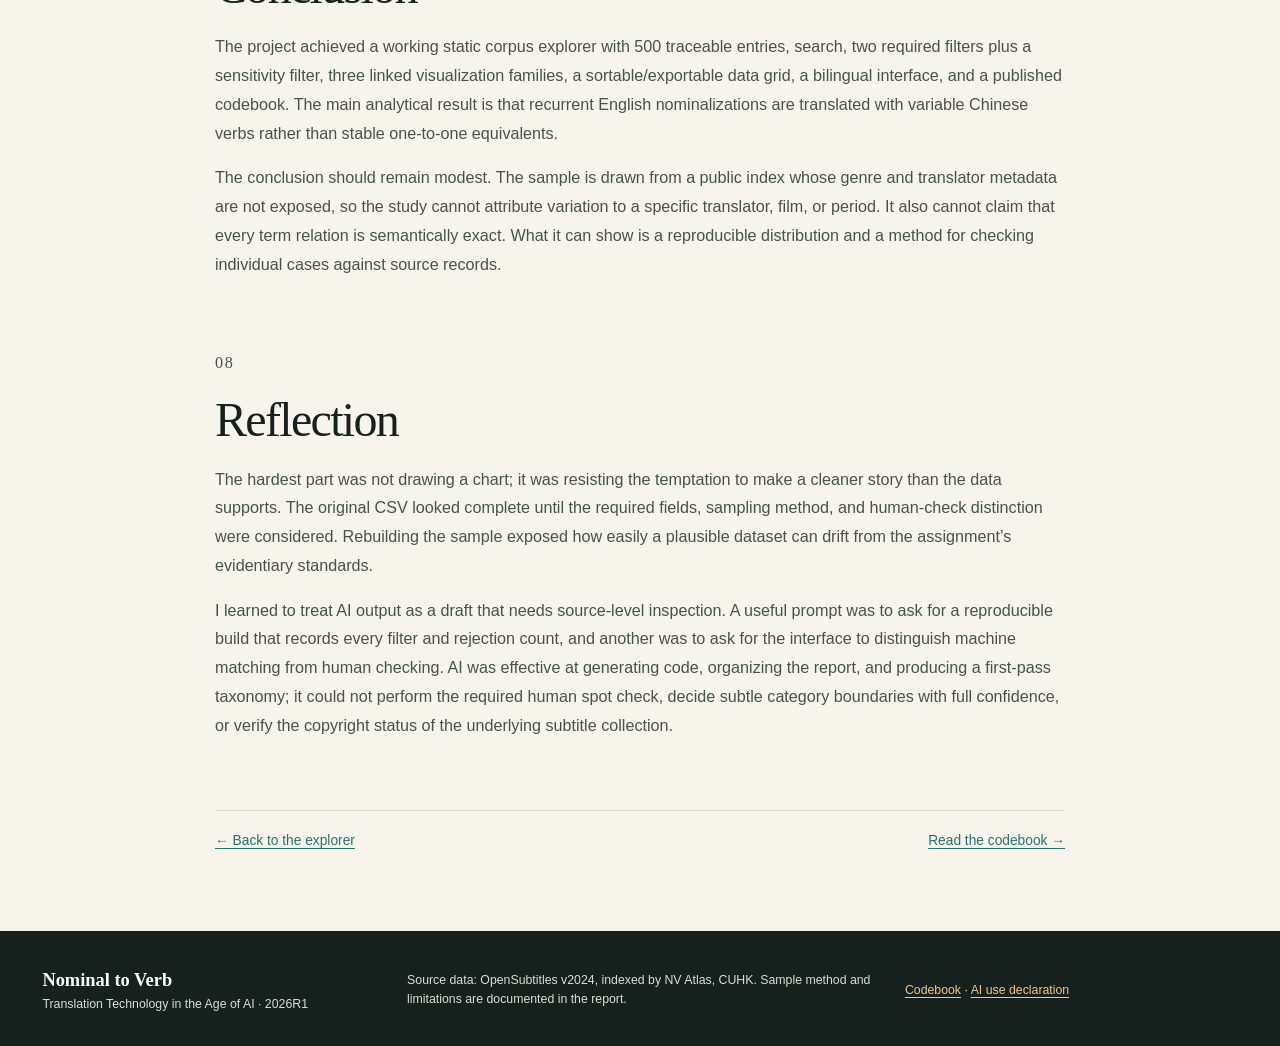
<file: report.html>
<!doctype html>
<html lang="en" data-lang="en">
<head>
  <meta charset="utf-8">
  <meta name="viewport" content="width=device-width, initial-scale=1">
  <title>Learning Report | Nominal to Verb</title>
  <link rel="stylesheet" href="css/styles.css">
  <link rel="stylesheet" href="css/pages.css">
</head>
<body>
  <a class="skip-link" href="#main">Skip to content</a>
  <header class="site-header">
    <div class="header-inner">
      <a class="brand" href="index.html"><span class="brand-mark">N→V</span><span class="brand-copy"><strong data-i18n="brand">Nominal to Verb</strong><span data-i18n="tagline">A translation corpus explorer</span></span></a>
      <nav class="main-nav" aria-label="Primary navigation"><a href="index.html" data-i18n="nav_explore">Explore</a><a href="report.html" class="active" data-i18n="nav_report">Learning report</a><a href="codebook.html" data-i18n="nav_codebook">Codebook</a><a href="ai-use.html" data-i18n="nav_ai">AI use</a></nav>
      <div class="header-actions"><div class="lang-switch" role="group" aria-label="Language"><button type="button" data-lang-switch="en" class="active">EN</button><button type="button" data-lang-switch="zh">繁中</button></div><a class="repo-link" href="https://github.com/ZhaoTungLai/week-9" target="_blank" rel="noopener" data-i18n="repo">Repository ↗</a></div>
    </div>
  </header>
  <main id="main" class="page-shell">
    <header class="page-intro">
      <p class="eyebrow" data-i18n="report_eyebrow">Learning report</p>
      <h1 data-i18n="report_title">The noun that becomes an action</h1>
      <p class="lede" data-i18n="report_lede">A study of English nominalizations and their Chinese verbal renderings in a 500-pair subtitle sample.</p>
      <div class="byline"><span data-i18n="report_byline">Translation Technology in the Age of AI · 2026R1</span><span aria-hidden="true">·</span><span data-i18n="report_date">5 December 2026</span></div>
    </header>

    <article class="longform" data-i18n-html>
      <section id="origin">
        <p class="section-number">01</p>
        <h2 data-i18n="origin_title">Origin</h2>
        <p data-i18n="origin_p1">I chose this topic because it makes a familiar translation intuition visible: English often packages an action as a noun, while Chinese more readily expresses that action as a verb. The NV Atlas project supplied a useful bridge between the two languages by pairing an English nominalization with the Chinese verb used in the same subtitle line.</p>
        <p data-i18n="origin_p2">The existing CSV already contained 500 pairs, but the assignment asks for a traceable, reproducible sample. I therefore treated the public NV Atlas search index as the sampling frame and rebuilt the sample from its underlying sentence records rather than presenting the first 500 rows as representative.</p>
      </section>

      <section id="background">
        <p class="section-number">02</p>
        <h2 data-i18n="background_title">Background</h2>
        <p data-i18n="background_p1">The topic sits between morphology and translation strategy. Nominalization turns a process into an entity: <em>decide</em> becomes <em>decision</em>, and <em>protect</em> becomes <em>protection</em>. Chinese can also nominalize, but subtitle dialogue often favors compact verb phrases such as 决定 and 保护 because they fit the rhythm of spoken exchange.</p>
        <p data-i18n="background_p2">NV Atlas frames this as English nominalization versus Chinese verbal usage. Its public corpus is derived from OpenSubtitles v2024, an English–Simplified Chinese parallel subtitle collection. That makes it possible to ask a narrow question with observable data: when the same English nominal recurs, does Chinese keep a stable equivalent or choose a different verb for the situation?</p>
      </section>

      <section id="gap">
        <p class="section-number">03</p>
        <h2 data-i18n="gap_title">Gap</h2>
        <p data-i18n="gap_p1">Most learner-facing examples show a single “correct” equivalent: <em>permission</em> = 允许, <em>protection</em> = 保护. That presentation hides variation. A translator also needs to know whether a rendering is compact, expanded, or absent, and whether the surrounding dialogue changes the choice.</p>
        <p data-i18n="gap_p2">Existing atlas interfaces are powerful, but they are designed for broad exploration rather than a small assignment with an explicit sampling audit. This project fills that gap by combining a fixed-seed corpus, a compact bilingual codebook, linked views, and a visible distinction between machine matching and human verification.</p>
      </section>

      <section id="questions">
        <p class="section-number">04</p>
        <h2 data-i18n="questions_title">Questions</h2>
        <ol class="question-list">
          <li data-i18n="question_1">Which English nominalizations recur most often in the sample, and how many Chinese renderings do they receive?</li>
          <li data-i18n="question_2">Do the five semantic categories favor compact verbs or expanded verbal phrases?</li>
          <li data-i18n="question_3">How often does the nominal’s term disappear from the Chinese sentence, and what does that imply for term-level analysis?</li>
          <li data-i18n="question_4">Can a reproducible sample and transparent interface make the uncertainty easier to see?</li>
        </ol>
      </section>

      <section id="method">
        <p class="section-number">05</p>
        <h2 data-i18n="method_title">Method</h2>
        <p data-i18n="method_p1">The sampling frame was the embedded public index on the NV Atlas search page, retrieved on 5 November 2026. It contains 20,965 unique sentence pairs. I applied the following eligibility rules before sampling: both sides non-empty; a sentence ID present; English contains a Latin letter; Chinese contains a Han character; English length 10–240 characters; Chinese length 1–240 characters; and no exact duplicate source–target pair. This produced 20,785 eligible records; 178 were rejected for English length and 2 for Chinese length.</p>
        <p data-i18n="method_p2">I used Python’s random.Random(2026).sample over the eligible list and selected one NV Atlas term pair from each sampled sentence. The result is 500 entries, each retaining its original sentence ID and a direct source URL. Random sampling avoids choosing examples for rhetorical convenience, but it does not guarantee proportional representation across genres or films; the public index does not expose enough metadata for that claim.</p>
        <div class="metric-row" aria-label="Corpus metrics">
          <div><strong>20,965</strong><span data-i18n="metric_index">source records</span></div><div><strong>20,785</strong><span data-i18n="metric_eligible">eligible records</span></div><div><strong>500</strong><span data-i18n="metric_sample">sampled entries</span></div><div><strong>2026</strong><span data-i18n="metric_seed">fixed seed</span></div>
        </div>

        <h3 data-i18n="codebook_log_title">Codebook test and change log</h3>
        <p data-i18n="codebook_log_p1">I first tested a four-category scheme: institutional regulation, speech/cognition, state/relation, and material action. The pilot showed that a suffix rule over-classified concrete event nouns. For example, <em>dance</em> was being treated as an abstract relation even though it names an embodied activity. I revised the scheme to five categories, moved affect and embodiment into their own group, used an explicit override list for concrete events, and added a boundary rule: institutional use takes priority, then speech/cognition, then affect/embodiment, then social relation, then material action.</p>
        <p data-i18n="codebook_log_p2">The category labels were assigned by deterministic rules on NV Atlas’s selected English nominal. They are an interpretive first pass, not a claim that every row has been manually adjudicated. The accompanying 50-row review queue was selected with the same seed for a later human spot check.</p>

        <h3 data-i18n="review_title">Human verification status</h3>
        <p data-i18n="review_p1">All 500 rows are marked <strong>human_checked = no</strong>. This is deliberate: the build can verify that each row matches the public index, but it cannot substitute for a person comparing the row with the original subtitle record. The site must not present machine matching as human checking.</p>
        <p data-i18n="review_p2">To complete the assignment’s quality check, open <code>data/verification-sample.csv</code>, compare each of the 50 rows with its source URL, correct any mismatch, and set both the main corpus and the review file to <code>human_checked = yes</code> for verified entries. The report currently reports zero human-verified rows, zero claimed corrections, and a limitation rather than a fabricated result.</p>
      </section>

      <section id="analysis">
        <p class="section-number">06</p>
        <h2 data-i18n="analysis_title">Analysis</h2>
        <p data-i18n="analysis_p1"><strong>Term network.</strong> The network asks which source terms travel to more than one Chinese rendering. In the unfiltered 500-row view, 244 distinct English nominals map to 314 distinct Chinese terms. The most frequent nominal, <em>attention</em> (20 rows), has three renderings: 注意, 稍息, and 关注. <em>Destruction</em> (10 rows) is more dispersed, with six renderings: 破坏, 摧毁, 消灭, 毁灭, 灭亡, and 毁损. This is the central pattern: a shared English nominal does not imply a fixed Chinese equivalent.</p>
        <figure class="report-figure"><img src="assets/network-preview.svg" alt="A diagram showing source nominals connected to multiple Chinese renderings"><figcaption data-i18n="analysis_fig1">The network’s question is contextual variation, not semantic equivalence. Counts are computed from the same filtered rows as the data grid.</figcaption></figure>

        <p data-i18n="analysis_p2"><strong>Category × verb form heat map.</strong> Compact Chinese verbs dominate almost every category: 495 of 500 term pairs have a target term of one or two Han characters, while only five use an expanded phrase. The heat map is therefore a check on a plausible but weak hypothesis. It does not show that category causes compactness; it shows that the current term inventory is highly compressed and that expanded verbalization is rare in this sample.</p>
        <p data-i18n="analysis_p3"><strong>Bilingual KWIC.</strong> The KWIC view asks how the nominal behaves in context. It exposes two problems that a simple bilingual list hides. First, the selected target term may not appear literally in the Chinese sentence; the term inventory sometimes records a broader translation relation. Second, dialogue context can change the verb even when the English noun is identical. Clicking a highlighted term carries the term into the search field and the URL, which makes a specific observation shareable.</p>
        <p data-i18n="analysis_p4"><strong>Corpus table.</strong> The table asks which individual rows support the patterns in the charts. Sorting, search, category/status filters, and CSV export operate on the same filtered collection. The table is not a decorative appendix: it makes every chart number inspectable and preserves the original sentence ID for tracing.</p>

        <div class="finding-box">
          <p class="eyebrow" data-i18n="finding_eyebrow">Main finding</p>
          <h3 data-i18n="finding_title">Recurrence is not stability</h3>
          <p data-i18n="finding_body">Frequent English nominalizations recur across the corpus, but their Chinese renderings vary with context. A corpus explorer should therefore show distribution and co-text, not just a single dictionary-style equivalent.</p>
        </div>
      </section>

      <section id="conclusion">
        <p class="section-number">07</p>
        <h2 data-i18n="conclusion_title">Conclusion</h2>
        <p data-i18n="conclusion_p1">The project achieved a working static corpus explorer with 500 traceable entries, search, two required filters plus a sensitivity filter, three linked visualization families, a sortable/exportable data grid, a bilingual interface, and a published codebook. The main analytical result is that recurrent English nominalizations are translated with variable Chinese verbs rather than stable one-to-one equivalents.</p>
        <p data-i18n="conclusion_p2">The conclusion should remain modest. The sample is drawn from a public index whose genre and translator metadata are not exposed, so the study cannot attribute variation to a specific translator, film, or period. It also cannot claim that every term relation is semantically exact. What it can show is a reproducible distribution and a method for checking individual cases against source records.</p>
      </section>

      <section id="reflection">
        <p class="section-number">08</p>
        <h2 data-i18n="reflection_title">Reflection</h2>
        <p data-i18n="reflection_p1">The hardest part was not drawing a chart; it was resisting the temptation to make a cleaner story than the data supports. The original CSV looked complete until the required fields, sampling method, and human-check distinction were considered. Rebuilding the sample exposed how easily a plausible dataset can drift from the assignment’s evidentiary standards.</p>
        <p data-i18n="reflection_p2">I learned to treat AI output as a draft that needs source-level inspection. A useful prompt was to ask for a reproducible build that records every filter and rejection count, and another was to ask for the interface to distinguish machine matching from human checking. AI was effective at generating code, organizing the report, and producing a first-pass taxonomy; it could not perform the required human spot check, decide subtle category boundaries with full confidence, or verify the copyright status of the underlying subtitle collection.</p>
      </section>
    </article>

    <nav class="page-next" aria-label="Related pages"><a href="index.html" data-i18n="back_explore">← Back to the explorer</a><a href="codebook.html" data-i18n="read_codebook">Read the codebook →</a></nav>
  </main>
  <footer class="site-footer"><div><strong>Nominal to Verb</strong><span data-i18n="footer_course">Translation Technology in the Age of AI · 2026R1</span></div><p data-i18n="footer_credit">Source data: OpenSubtitles v2024, indexed by NV Atlas, CUHK. Sample method and limitations are documented in the report.</p><p><a href="codebook.html" data-i18n="footer_codebook">Codebook</a> · <a href="ai-use.html" data-i18n="footer_ai">AI use declaration</a></p></footer>
  <script src="js/i18n.js"></script><script src="js/pages.js"></script>
</body>
</html>
</file>
<file: css/styles.css>
:root {
  --ink: #16201d;
  --muted: #5f6f69;
  --paper: #f7f4ec;
  --paper-2: #efebe0;
  --panel: #fffdf8;
  --line: #d9d5c9;
  --accent: #d65a31;
  --accent-dark: #a93f1e;
  --teal: #26756b;
  --teal-soft: #dceae5;
  --gold: #d7a742;
  --shadow: 0 18px 45px rgba(37, 45, 39, .09);
  --radius: 18px;
  --sans: "Avenir Next", "Segoe UI", "Noto Sans TC", sans-serif;
  --serif: "Iowan Old Style", "Palatino Linotype", "Noto Serif TC", serif;
}
* { box-sizing: border-box; }
html { scroll-behavior: smooth; }
body { margin: 0; color: var(--ink); background: var(--paper); font-family: var(--sans); line-height: 1.55; }
a { color: var(--teal); text-decoration-thickness: 1px; text-underline-offset: 3px; }
button, input, select { font: inherit; }
button { cursor: pointer; }
.skip-link { position: absolute; left: -999px; top: 8px; z-index: 100; background: white; padding: .6rem .9rem; }
.skip-link:focus { left: 8px; }
.site-header { position: sticky; top: 0; z-index: 20; background: rgba(247, 244, 236, .94); backdrop-filter: blur(14px); border-bottom: 1px solid var(--line); }
.header-inner { max-width: 1240px; margin: 0 auto; min-height: 76px; display: flex; align-items: center; gap: 2rem; padding: .65rem 1.4rem; }
.brand { display: flex; gap: .7rem; align-items: center; color: var(--ink); text-decoration: none; min-width: max-content; }
.brand-mark { display: grid; place-items: center; width: 42px; height: 42px; border-radius: 12px; color: #fff; background: linear-gradient(135deg, var(--accent), #ed9c55); font-family: var(--serif); font-size: 1rem; font-weight: 700; letter-spacing: -.06em; }
.brand-copy { display: flex; flex-direction: column; line-height: 1.15; }
.brand-copy strong { font-family: var(--serif); font-size: 1.09rem; }
.brand-copy span { color: var(--muted); font-size: .74rem; }
.main-nav { display: flex; gap: 1.2rem; margin-left: auto; }
.main-nav a { color: var(--muted); text-decoration: none; font-size: .9rem; padding: .45rem 0; border-bottom: 2px solid transparent; }
.main-nav a:hover, .main-nav a.active { color: var(--ink); border-color: var(--accent); }
.header-actions { display: flex; align-items: center; gap: 1rem; }
.lang-switch { display: flex; background: var(--paper-2); border-radius: 999px; padding: 3px; }
.lang-switch button { border: 0; background: transparent; border-radius: 999px; color: var(--muted); padding: .3rem .65rem; font-size: .78rem; }
.lang-switch button.active { color: #fff; background: var(--teal); }
.repo-link { color: var(--muted); font-size: .8rem; text-decoration: none; white-space: nowrap; }
.hero { max-width: 1240px; margin: 0 auto; padding: 5.8rem 1.4rem 4.5rem; display: grid; grid-template-columns: 1.4fr .6fr; gap: 4rem; align-items: end; }
.eyebrow, .viz-kicker { margin: 0 0 .7rem; color: var(--accent-dark); text-transform: uppercase; letter-spacing: .13em; font-size: .7rem; font-weight: 700; }
.hero h1 { font-family: var(--serif); font-weight: 500; font-size: clamp(2.7rem, 6vw, 5.2rem); line-height: .98; letter-spacing: -.045em; max-width: 850px; margin: 0; }
.hero-lead { max-width: 700px; margin: 1.5rem 0 0; color: var(--muted); font-size: 1.17rem; }
.hero-actions { display: flex; gap: .7rem; flex-wrap: wrap; margin-top: 1.8rem; }
.button { display: inline-flex; align-items: center; justify-content: center; border-radius: 999px; padding: .7rem 1.15rem; border: 1px solid transparent; text-decoration: none; font-size: .86rem; font-weight: 650; transition: transform .15s ease, background .15s ease; }
.button:hover { transform: translateY(-1px); }
.button.primary { background: var(--accent); color: white; }
.button.primary:hover { background: var(--accent-dark); }
.button.secondary { background: transparent; border-color: var(--line); color: var(--ink); }
.button.ghost { background: transparent; border-color: var(--line); color: var(--muted); }
.button.small { padding: .45rem .8rem; font-size: .77rem; }
.hero-stat-card { background: var(--panel); border: 1px solid var(--line); border-radius: var(--radius); padding: 1.4rem; box-shadow: var(--shadow); display: grid; grid-template-columns: repeat(3, 1fr); gap: 1rem; }
.stat strong { display: block; font-family: var(--serif); font-size: 2rem; color: var(--teal); line-height: 1; }
.stat span { color: var(--muted); font-size: .74rem; }
.stat-note { grid-column: 1 / -1; border-top: 1px solid var(--line); padding-top: .9rem; margin: .2rem 0 0; color: var(--muted); font-size: .78rem; }
.context-strip { display: grid; grid-template-columns: repeat(4, 1fr); background: var(--ink); color: #f9f5eb; padding: 1rem max(1.4rem, calc((100vw - 1240px)/2 + 1.4rem)); gap: 1.5rem; }
.context-strip div { display: flex; flex-direction: column; gap: .15rem; font-size: .84rem; }
.context-strip strong { font-weight: 600; }
.context-strip a { color: #f5c78c; }
.context-label { font-size: .62rem; text-transform: uppercase; letter-spacing: .12em; color: #b8c2bb; }
.section { max-width: 1240px; margin: 0 auto; padding: 5rem 1.4rem; }
.section-heading { display: flex; justify-content: space-between; gap: 3rem; align-items: end; margin-bottom: 2rem; }
.section-heading h2, .reading-note h2 { font-family: var(--serif); font-size: clamp(2rem, 4vw, 3.4rem); font-weight: 500; letter-spacing: -.035em; margin: 0; line-height: 1.05; }
.section-heading > p { max-width: 450px; margin: 0; color: var(--muted); }
.control-panel { background: var(--panel); border: 1px solid var(--line); border-radius: var(--radius); padding: 1rem; display: grid; grid-template-columns: minmax(240px, 1.7fr) repeat(3, minmax(150px, .8fr)) auto; gap: .8rem; align-items: end; box-shadow: 0 8px 24px rgba(37, 45, 39, .04); }
.control-panel label { display: flex; flex-direction: column; gap: .35rem; color: var(--muted); font-size: .7rem; font-weight: 650; letter-spacing: .02em; }
input[type="search"], select { min-height: 42px; width: 100%; border: 1px solid var(--line); background: #fff; border-radius: 10px; color: var(--ink); padding: .55rem .7rem; outline: none; }
input[type="search"]:focus, select:focus { border-color: var(--teal); box-shadow: 0 0 0 3px rgba(38, 117, 107, .12); }
.search-wrap { position: relative; display: block; }
.search-wrap input { padding-right: 2.2rem; }
.search-wrap kbd { position: absolute; right: .7rem; top: 50%; transform: translateY(-50%); color: #8a948f; background: var(--paper); border-radius: 4px; padding: 0 .3rem; font-size: .7rem; }
.filter-summary { display: flex; gap: 1rem; align-items: center; flex-wrap: wrap; margin: 1rem .2rem 1.3rem; color: var(--muted); font-size: .82rem; }
.filter-summary strong { color: var(--ink); font-size: 1rem; }
.active-filter-text { border-left: 1px solid var(--line); padding-left: 1rem; }
.link-button { margin-left: auto; color: var(--teal); background: transparent; border: 0; font-size: .8rem; text-decoration: underline; text-underline-offset: 3px; }
.viz-grid { display: grid; grid-template-columns: repeat(2, 1fr); gap: 1.1rem; }
.viz-card { background: var(--panel); border: 1px solid var(--line); border-radius: var(--radius); padding: 1.25rem; min-width: 0; box-shadow: 0 8px 24px rgba(37, 45, 39, .035); }
.viz-card-wide { grid-column: 1 / -1; }
.viz-head { display: flex; justify-content: space-between; gap: 1rem; align-items: start; }
.viz-head h3 { margin: 0; font-family: var(--serif); font-size: 1.5rem; font-weight: 500; letter-spacing: -.02em; }
.viz-kicker { margin-bottom: .35rem; color: var(--teal); }
.caption { margin: .5rem 0 1rem; color: var(--muted); font-size: .82rem; }
.chart-hint { margin: .6rem 0 0; color: #7d8983; font-size: .72rem; }
.viz-controls { display: flex; align-items: end; gap: 1rem; flex-wrap: wrap; justify-content: end; }
.viz-controls label { display: flex; flex-direction: column; gap: .2rem; color: var(--muted); font-size: .69rem; }
.viz-controls input[type="range"] { accent-color: var(--accent); width: 125px; }
.viz-controls output { color: var(--teal); font-weight: 700; }
.chart { min-height: 290px; position: relative; overflow: hidden; }
.network-chart { min-height: 480px; background: linear-gradient(180deg, #fbfaf5, #f2efe5); border-radius: 13px; border: 1px solid #e4ded1; }
.network-chart svg { display: block; width: 100%; height: 100%; min-height: 480px; touch-action: none; }
.node circle { stroke: #fffdf8; stroke-width: 2.5px; cursor: pointer; transition: opacity .15s ease, stroke-width .15s ease; }
.node text { font-size: 11px; fill: var(--ink); pointer-events: none; }
.node.source circle { fill: var(--accent); }
.node.target circle { fill: var(--teal); }
.node:hover circle, .node.active circle { stroke: #17201d; stroke-width: 4px; }
.link { stroke: #8a9b92; stroke-opacity: .5; }
.link-label { font-size: 9px; fill: #68776f; pointer-events: none; }
.heatmap-chart { min-height: 335px; }
.heat-grid { display: grid; gap: 4px; align-items: stretch; min-height: 300px; }
.heat-label { color: var(--muted); font-size: .68rem; display: flex; align-items: center; }
.heat-label.col { justify-content: center; text-align: center; min-height: 40px; }
.heat-cell { min-height: 38px; border: 0; border-radius: 7px; color: #16201d; font-size: .74rem; font-weight: 700; transition: transform .12s ease; }
.heat-cell:hover, .heat-cell.active { transform: scale(1.03); outline: 2px solid var(--accent); outline-offset: 1px; }
.kwic-chart { min-height: 300px; display: flex; flex-direction: column; gap: .55rem; max-height: 520px; overflow: auto; padding-right: .25rem; }
.kwic-row { display: grid; grid-template-columns: 1fr 1fr; gap: 1rem; padding: .75rem .9rem; border: 1px solid #e3ded3; border-radius: 10px; background: #fbfaf5; }
.kwic-pair { min-width: 0; }
.kwic-pair .lang { display: block; color: var(--muted); font-size: .62rem; text-transform: uppercase; letter-spacing: .08em; margin-bottom: .2rem; }
.kwic-text { font-size: .86rem; color: var(--ink); word-break: break-word; }
.kwic-hit { background: #f7d7ad; border-bottom: 1px solid var(--accent); border-radius: 3px; cursor: pointer; padding: 0 2px; }
.kwic-hit:hover { background: #f2bd7e; }
.meta-line { display: flex; gap: .4rem; align-items: center; flex-wrap: wrap; margin-top: .4rem; }
.tag { display: inline-flex; align-items: center; border-radius: 999px; padding: .18rem .5rem; background: var(--paper-2); color: var(--muted); font-size: .65rem; white-space: nowrap; }
.tag.checked { background: var(--teal-soft); color: var(--teal); }
.tag.sensitive { background: #fbe0d7; color: #9b3a1e; }
.table-wrap { overflow-x: auto; border: 1px solid #e3ded3; border-radius: 11px; }
table { width: 100%; border-collapse: collapse; min-width: 980px; font-size: .76rem; }
th, td { text-align: left; vertical-align: top; padding: .7rem .75rem; border-bottom: 1px solid #e8e3d8; }
th { background: #f7f3e9; color: var(--muted); font-size: .64rem; letter-spacing: .06em; text-transform: uppercase; position: sticky; top: 0; z-index: 1; }
th button { border: 0; background: transparent; color: inherit; font: inherit; text-align: left; text-transform: inherit; letter-spacing: inherit; padding: 0; cursor: pointer; }
th button:hover { color: var(--accent-dark); }
tbody tr:hover { background: #fcf8ed; }
td:nth-child(1) { white-space: nowrap; color: var(--muted); }
td:nth-child(2), td:nth-child(3) { white-space: nowrap; font-weight: 650; color: var(--teal); }
td:nth-child(4), td:nth-child(7) { white-space: nowrap; }
td .sentence { display: block; max-width: 360px; line-height: 1.45; }
.table-footer { display: flex; justify-content: space-between; align-items: center; gap: 1rem; margin-top: .8rem; color: var(--muted); font-size: .75rem; }
.pager { display: flex; gap: .5rem; }
.pager button:disabled { opacity: .4; cursor: not-allowed; }
.reading-note { display: grid; grid-template-columns: .9fr 1.2fr auto; gap: 2rem; align-items: center; background: #e6ece5; max-width: none; padding-left: max(1.4rem, calc((100vw - 1240px)/2 + 1.4rem)); padding-right: max(1.4rem, calc((100vw - 1240px)/2 + 1.4rem)); }
.reading-note p { margin: 0; color: #4e5d55; }
.text-link { font-weight: 650; text-decoration: none; white-space: nowrap; }
.site-footer { display: grid; grid-template-columns: 1fr 1.4fr 1fr; gap: 2rem; align-items: center; padding: 2.2rem max(1.4rem, calc((100vw - 1240px)/2 + 1.4rem)); background: var(--ink); color: #d7dfd8; font-size: .77rem; }
.site-footer div { display: flex; flex-direction: column; }
.site-footer strong { color: #fff; font-family: var(--serif); font-size: 1.15rem; }
.site-footer p { margin: 0; }
.site-footer a { color: #f2c58e; }
.toast { position: fixed; bottom: 1.2rem; left: 50%; transform: translate(-50%, 1.5rem); opacity: 0; pointer-events: none; background: var(--ink); color: white; border-radius: 999px; padding: .6rem 1rem; font-size: .8rem; transition: all .2s ease; z-index: 50; }
.toast.show { transform: translate(-50%, 0); opacity: 1; }
.sr-only { position: absolute; width: 1px; height: 1px; padding: 0; margin: -1px; overflow: hidden; clip: rect(0,0,0,0); white-space: nowrap; border: 0; }
@media (max-width: 1000px) {
  .header-inner { flex-wrap: wrap; gap: .5rem 1rem; }
  .main-nav { order: 3; width: 100%; margin-left: 0; gap: 1rem; overflow-x: auto; }
  .header-actions { margin-left: auto; }
  .hero { grid-template-columns: 1fr; gap: 2rem; padding-top: 3.5rem; }
  .hero-stat-card { max-width: 580px; }
  .context-strip { grid-template-columns: repeat(2, 1fr); }
  .control-panel { grid-template-columns: repeat(2, 1fr); }
  .search-field { grid-column: 1 / -1; }
  .section-heading { align-items: start; flex-direction: column; gap: 1rem; }
  .reading-note { grid-template-columns: 1fr; gap: 1rem; }
  .site-footer { grid-template-columns: 1fr; gap: 1rem; }
}
@media (max-width: 700px) {
  .header-inner { padding: .6rem 1rem; }
  .brand-copy span, .repo-link { display: none; }
  .hero, .section { padding-left: 1rem; padding-right: 1rem; }
  .hero { padding-top: 2.8rem; padding-bottom: 2.5rem; }
  .hero h1 { font-size: 2.9rem; }
  .context-strip { padding: 1rem; gap: 1rem; }
  .control-panel { grid-template-columns: 1fr; }
  .viz-grid { grid-template-columns: 1fr; }
  .viz-card-wide { grid-column: auto; }
  .viz-head { flex-direction: column; }
  .viz-controls { justify-content: start; }
  .network-chart, .network-chart svg { min-height: 400px; }
  .kwic-row { grid-template-columns: 1fr; gap: .5rem; }
  .filter-summary { align-items: start; flex-direction: column; gap: .4rem; }
  .active-filter-text { border-left: 0; padding-left: 0; }
  .link-button { margin-left: 0; }
  .reading-note { padding: 2.5rem 1rem; }
  .site-footer { padding: 1.5rem 1rem; }
  .table-footer { align-items: start; flex-direction: column; }
}
@media (prefers-reduced-motion: reduce) {
  *, *::before, *::after { scroll-behavior: auto !important; transition-duration: .01ms !important; animation-duration: .01ms !important; }
}
</file>
<file: css/pages.css>
.page-shell { max-width: 1120px; margin: 0 auto; padding: 3.8rem 1.4rem 5rem; }
.page-intro { max-width: 900px; margin: 0 auto 4rem; }
.compact-intro { margin-bottom: 2rem; }
.page-intro h1 { font-family: var(--serif); font-size: clamp(3rem, 7vw, 6.2rem); font-weight: 500; letter-spacing: -.055em; line-height: .95; margin: 0; }
.page-intro .lede { font-family: var(--serif); color: var(--muted); font-size: 1.45rem; line-height: 1.35; margin: 1.3rem 0 0; }
.byline { display: flex; gap: .6rem; flex-wrap: wrap; margin-top: 1.6rem; color: var(--muted); font-size: .78rem; }
.longform { max-width: 850px; margin: 0 auto; }
.longform > section { margin-bottom: 4.4rem; }
.section-number { font-family: var(--serif); font-size: .83rem; color: var(--accent); margin: 0 0 .5rem; letter-spacing: .1em; }
.longform h2 { font-family: var(--serif); font-size: clamp(2rem, 4vw, 3rem); font-weight: 500; letter-spacing: -.035em; line-height: 1.08; margin: 0 0 1.2rem; }
.longform h3 { font-family: var(--serif); font-size: 1.45rem; font-weight: 500; margin: 2rem 0 .6rem; }
.longform p { color: #46534d; font-size: 1.01rem; line-height: 1.78; margin: 0 0 1rem; }
.longform strong { color: var(--ink); }
.question-list { padding-left: 1.2rem; }
.question-list li { padding: .35rem 0 .35rem .45rem; color: #46534d; line-height: 1.65; }
.metric-row { display: grid; grid-template-columns: repeat(4, 1fr); gap: 1px; margin: 2rem 0; background: var(--line); border: 1px solid var(--line); border-radius: 12px; overflow: hidden; }
.metric-row div { background: var(--panel); padding: 1rem; display: flex; flex-direction: column; }
.metric-row strong { font-family: var(--serif); font-size: 2rem; color: var(--teal); line-height: 1; }
.metric-row span { color: var(--muted); font-size: .7rem; margin-top: .4rem; }
.report-figure { margin: 2rem 0; }
.report-figure img { display: block; width: 100%; height: auto; border: 1px solid var(--line); border-radius: 15px; background: var(--panel); }
.report-figure figcaption { color: var(--muted); font-size: .74rem; margin-top: .45rem; }
.finding-box { background: var(--ink); color: #edf0e9; border-radius: 17px; padding: 1.7rem; margin-top: 2.2rem; }
.finding-box .eyebrow { color: #f4b479; }
.finding-box h3 { color: #fff; margin: .2rem 0 .55rem; font-size: 1.7rem; }
.finding-box p:last-child { color: #d5ddd5; margin: 0; }
.page-next { max-width: 850px; margin: 2rem auto 0; display: flex; justify-content: space-between; gap: 1rem; border-top: 1px solid var(--line); padding-top: 1.2rem; font-size: .86rem; }
.intro-section { background: var(--panel); border: 1px solid var(--line); border-radius: 14px; padding: 1.2rem 1.4rem; }
.category-card { background: var(--panel); border: 1px solid var(--line); border-radius: 15px; padding: 1.4rem; margin-bottom: 1.2rem !important; box-shadow: 0 5px 18px rgba(37,45,39,.035); }
.category-top { display: flex; align-items: center; gap: .8rem; }
.category-top h2 { margin: 0 0 .7rem; font-size: 1.9rem; }
.category-chip { display: inline-grid; place-items: center; color: white; font-size: .72rem; font-weight: 700; width: 31px; height: 31px; border-radius: 9px; }
.category-chip.institutional { background: #9d5a3a; } .category-chip.speech { background: #547f72; } .category-chip.affect { background: #b98845; } .category-chip.relation { background: #62718d; } .category-chip.material { background: #a9554d; }
.category-card p { max-width: 740px; font-size: .95rem; line-height: 1.7; }
.example-pair { display: grid; grid-template-columns: 1fr 1fr; gap: .7rem; margin: 1rem 0 .8rem; }
.example-pair > div { background: #f7f3e8; padding: .65rem .8rem; border-radius: 8px; display: flex; flex-direction: column; gap: .15rem; }
.example-label { font-size: .61rem; text-transform: uppercase; letter-spacing: .1em; color: var(--muted); }
.example-pair code { font-size: .85rem; color: var(--ink); }
.category-card .boundary { color: var(--muted); font-size: .86rem; border-left: 2px solid var(--teal); padding-left: .8rem; }
.rule-summary { background: var(--teal-soft); border-radius: 15px; padding: 1.5rem; }
.rule-summary h2 { font-size: 1.8rem; }
.rule-summary ol { columns: 2; padding-left: 1.3rem; color: #46534d; }
.rule-summary li { padding: .15rem 0; }
.rule-summary p { font-size: .92rem; margin: .6rem 0 0; }
.declaration-grid { display: grid; grid-template-columns: 1fr 1fr; gap: 1.1rem; max-width: 1050px; }
.declaration-grid section { background: var(--panel); border: 1px solid var(--line); border-radius: 14px; padding: 1.25rem; margin: 0 !important; }
.declaration-grid h2 { font-size: 1.6rem; }
.declaration-grid p { font-size: .9rem; line-height: 1.7; }
.prompt-card { background: #f7f3e8; border-radius: 8px; padding: .8rem; margin-top: .75rem; }
.prompt-card code { font-size: .82rem; line-height: 1.65; color: #4c5b53; }
@media (max-width: 700px) {
  .page-shell { padding: 2.6rem 1rem 3.5rem; }
  .page-intro { margin-bottom: 2.5rem; }
  .page-intro h1 { font-size: 3.2rem; }
  .page-intro .lede { font-size: 1.2rem; }
  .metric-row { grid-template-columns: repeat(2, 1fr); }
  .example-pair { grid-template-columns: 1fr; }
  .declaration-grid { grid-template-columns: 1fr; }
  .page-next { flex-direction: column; }
  .rule-summary ol { columns: 1; }
}
</file>
